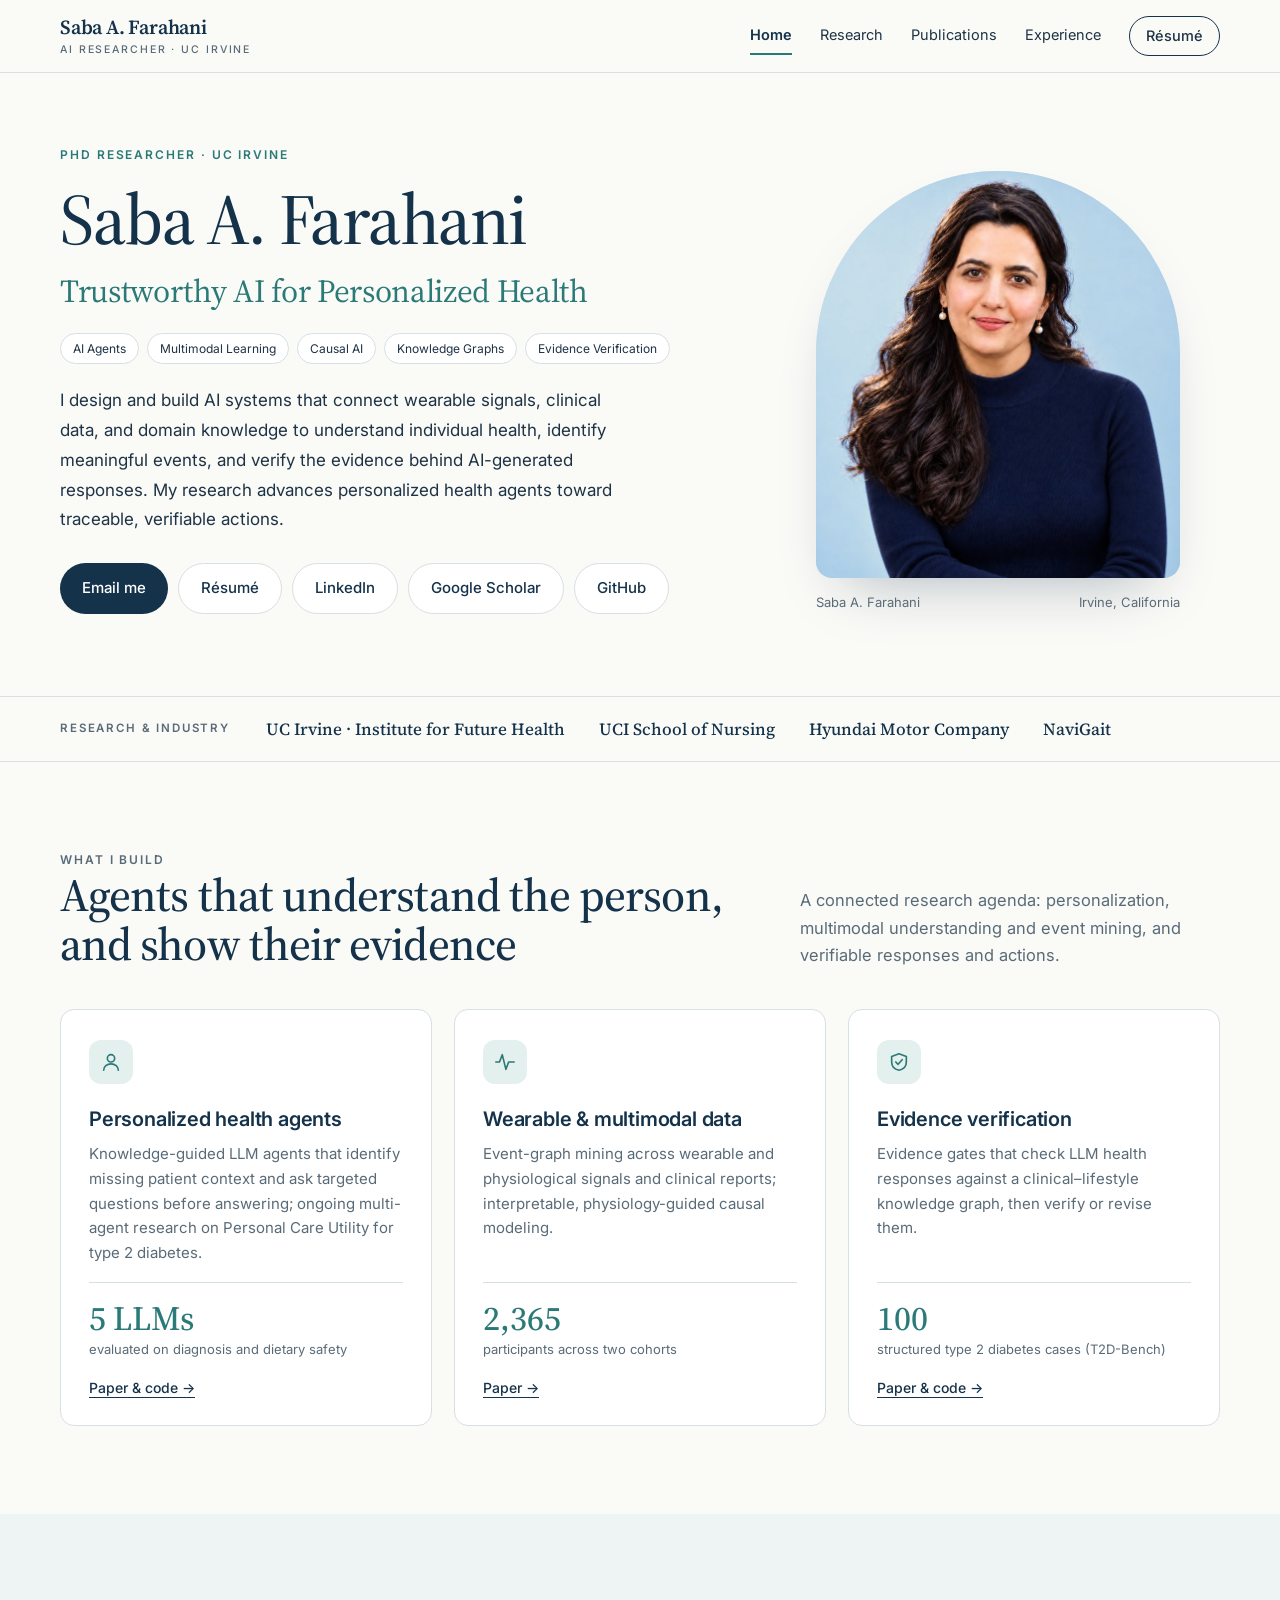
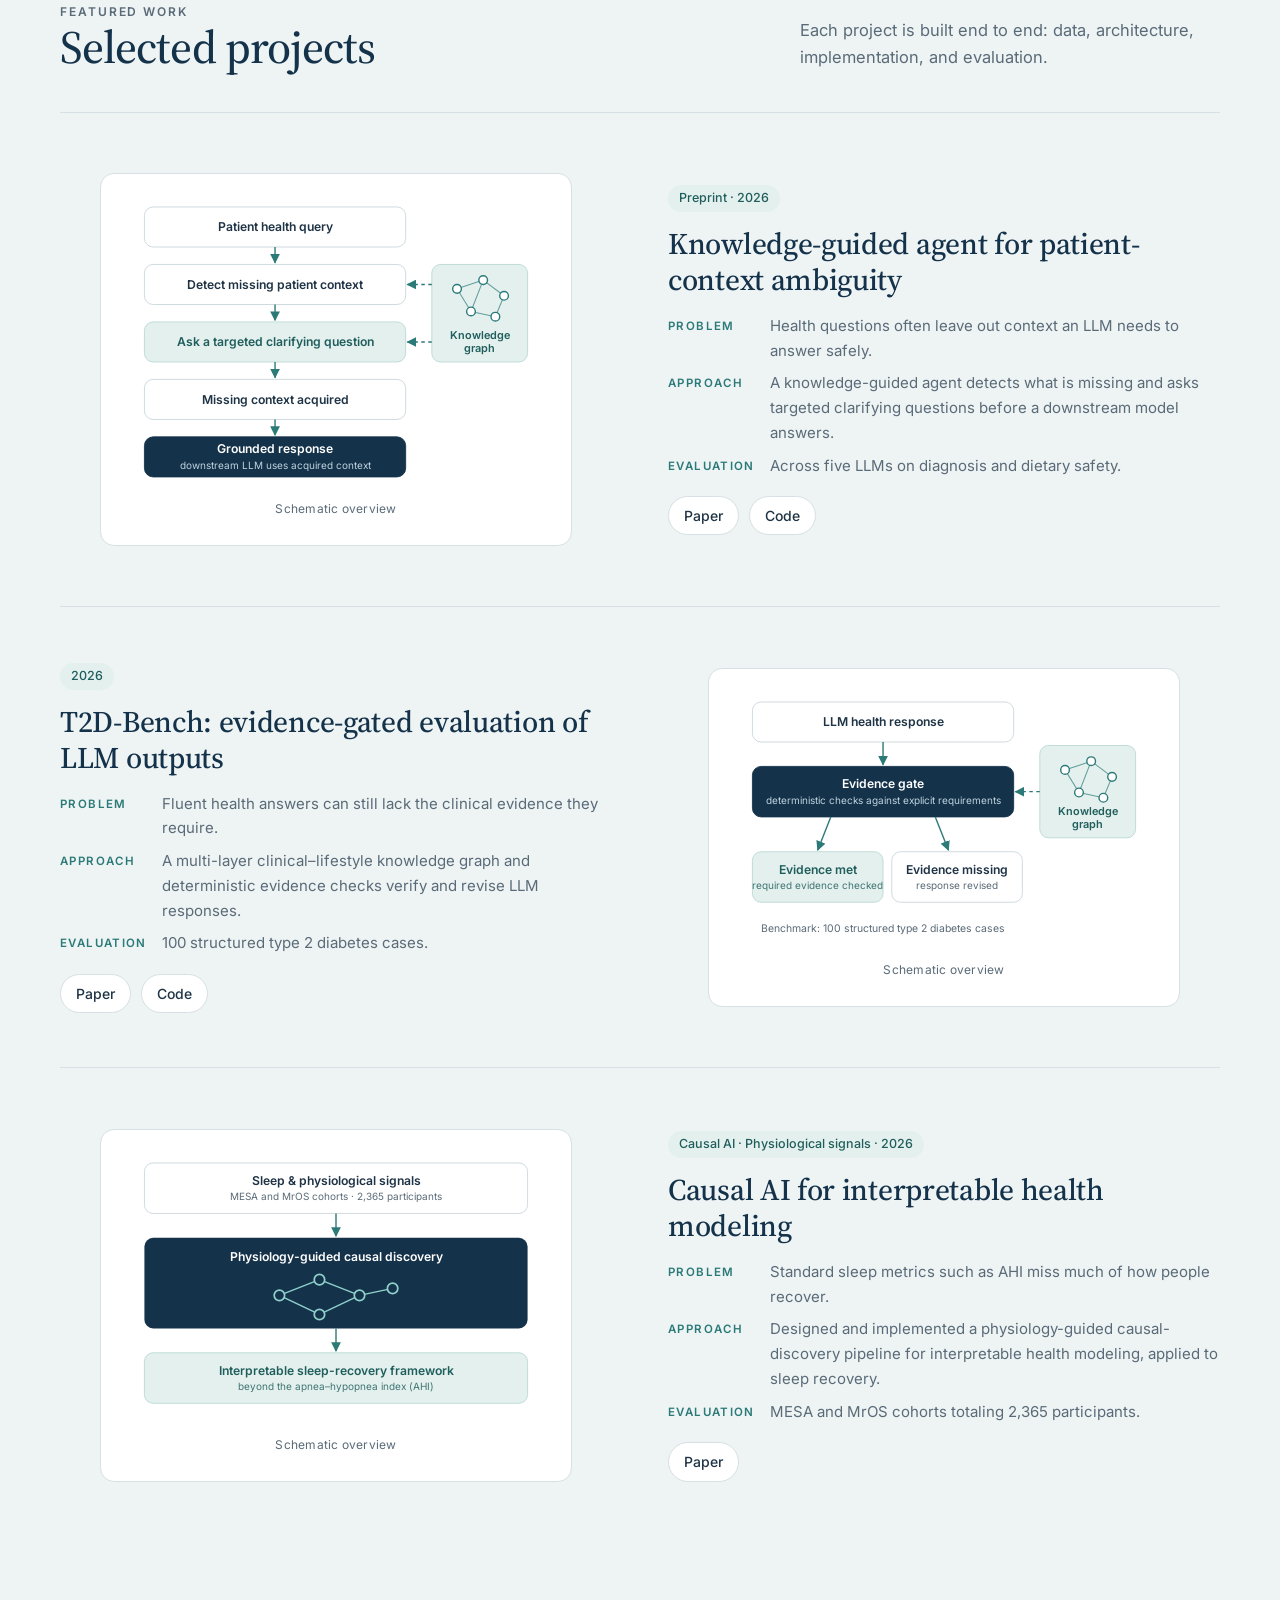
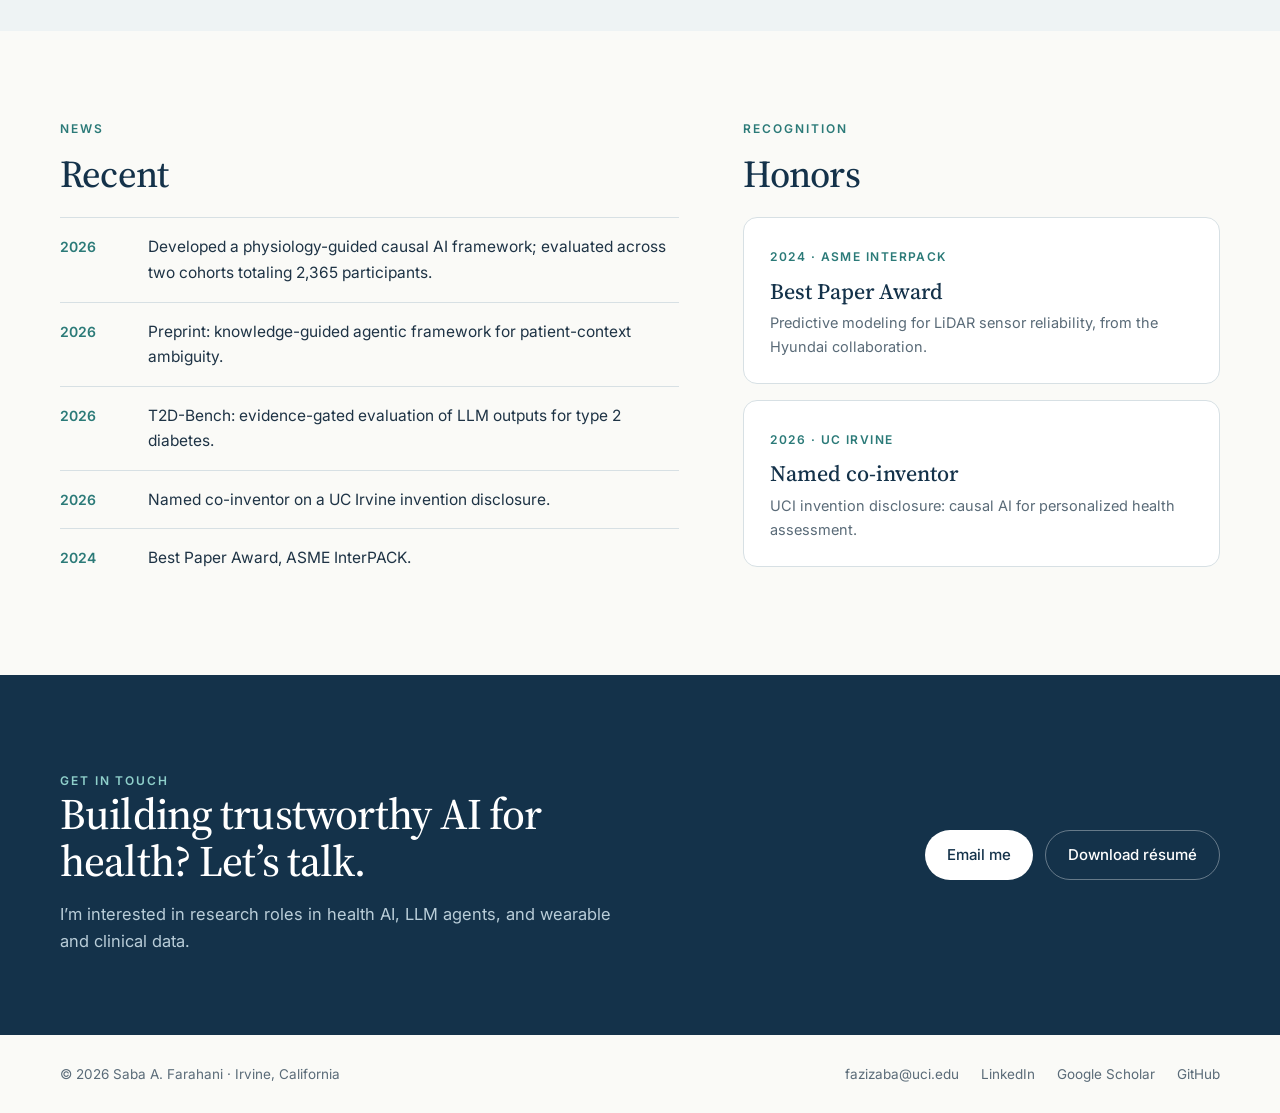
<file: index.html>
<!doctype html>
<html lang="en">
<head>
<meta charset="utf-8">
<meta name="viewport" content="width=device-width,initial-scale=1">
<title>Saba A. Farahani · Trustworthy AI for Personalized Health</title>
<meta name="description" content="Saba A. Farahani, PhD researcher at UC Irvine building trustworthy AI agents for real-world health data: LLM agents, knowledge graphs, wearable and clinical data, and causal AI.">
<meta name="theme-color" content="#14324A">
<meta property="og:type" content="website">
<meta property="og:title" content="Saba A. Farahani · Trustworthy AI for Personalized Health">
<meta property="og:description" content="Saba A. Farahani, PhD researcher at UC Irvine building trustworthy AI agents for real-world health data: LLM agents, knowledge graphs, wearable and clinical data, and causal AI.">
<meta property="og:image" content="saba.jpg">
<link rel="icon" href="favicon.svg" type="image/svg+xml">
<link rel="preconnect" href="https://fonts.googleapis.com"><link rel="preconnect" href="https://fonts.gstatic.com" crossorigin>
<link href="https://fonts.googleapis.com/css2?family=Inter:wght@400;500;600&amp;family=Source+Serif+4:ital,opsz,wght@0,8..60,400;0,8..60,500;0,8..60,600;1,8..60,400&amp;display=swap" rel="stylesheet">
<link rel="stylesheet" href="style.css?v=final1">
</head>
<body>
<a class="skip" href="#main">Skip to content</a>
<header class="site-header"><div class="wrap">
<a class="brand" href="index.html">Saba A. Farahani<span>AI Researcher · UC Irvine</span></a>
<nav class="nav" aria-label="Main"><a href="index.html" aria-current="page">Home</a><a href="research.html">Research</a><a href="publications.html">Publications</a><a href="experience.html">Experience</a><a class="btn-cv" href="Saba_Farahani_Resume.pdf">Résumé</a></nav>
</div></header>
<main id="main">

<section class="wrap hero">
 <div>
  <p class="eyebrow">PhD Researcher · UC Irvine</p>
  <h1>Saba A. Farahani</h1>
  <p class="tagline">Trustworthy AI for Personalized Health</p>
  <ul class="chips expertise"><li>AI Agents</li><li>Multimodal Learning</li><li>Causal AI</li><li>Knowledge Graphs</li><li>Evidence Verification</li></ul>
  <p class="lead">I design and build AI systems that connect wearable signals, clinical data, and domain knowledge to understand individual health, identify meaningful events, and verify the evidence behind AI-generated responses. My research advances personalized health agents toward traceable, verifiable actions.</p>
  <div class="actions"><a class="btn btn-primary" href="mailto:fazizaba@uci.edu">Email me</a><a class="btn btn-ghost" href="Saba_Farahani_Resume.pdf">Résumé</a><a class="btn btn-ghost" href="https://www.linkedin.com/in/saba-a-farahani-0351741bb/">LinkedIn</a><a class="btn btn-ghost" href="https://scholar.google.com/citations?user=qHdF2UMAAAAJ&amp;hl=en">Google Scholar</a><a class="btn btn-ghost" href="https://github.com/Saba-Farahani">GitHub</a></div>
  
 </div>
 <figure class="hero-photo"><div class="portrait"><img src="saba.jpg" alt="Portrait of Saba A. Farahani" width="820" height="820"></div>
 <figcaption><span>Saba A. Farahani</span><span>Irvine, California</span></figcaption></figure>
</section>

<section class="strip" aria-label="Collaborations"><div class="wrap">
 <p>Research &amp; industry</p>
 <ul><li>UC Irvine · Institute for Future Health</li><li>UCI School of Nursing</li><li>Hyundai Motor Company</li><li>NaviGait</li></ul>
</div></section>

<section class="section"><div class="wrap">
 <div class="section-head"><div><p class="eyebrow">What I build</p><h2>Agents that understand the person,<br>and show their evidence</h2></div>
 <p>A connected research agenda: personalization, multimodal understanding and event mining, and verifiable responses and actions.</p></div>
 <div class="cards">
  <article class="card"><div class="icon"><svg width="22" height="22" viewBox="0 0 24 24" fill="none" stroke="#2B7A78" stroke-width="1.8" stroke-linecap="round" stroke-linejoin="round"><circle cx="12" cy="8" r="4"/><path d="M4 21c0-4 3.6-7 8-7s8 3 8 7"/></svg></div><h3>Personalized health agents</h3>
   <p>Knowledge-guided LLM agents that identify missing patient context and ask targeted questions before answering; ongoing multi-agent research on Personal Care Utility for type 2 diabetes.</p>
   <div class="stat"><strong>5 LLMs</strong><span>evaluated on diagnosis and dietary safety</span></div>
   <a class="more" href="publications.html#ambiguity">Paper &amp; code →</a></article>
  <article class="card"><div class="icon"><svg width="22" height="22" viewBox="0 0 24 24" fill="none" stroke="#2B7A78" stroke-width="1.8" stroke-linecap="round" stroke-linejoin="round"><path d="M2 12h4l3-8 4 16 3-8h6"/></svg></div><h3>Wearable &amp; multimodal data</h3>
   <p>Event-graph mining across wearable and physiological signals and clinical reports; interpretable, physiology-guided causal modeling.</p>
   <div class="stat"><strong>2,365</strong><span>participants across two cohorts</span></div>
   <a class="more" href="publications.html#causal">Paper →</a></article>
  <article class="card"><div class="icon"><svg width="22" height="22" viewBox="0 0 24 24" fill="none" stroke="#2B7A78" stroke-width="1.8" stroke-linecap="round" stroke-linejoin="round"><path d="M12 3l8 3v6c0 5-3.5 8-8 9-4.5-1-8-4-8-9V6z"/><path d="M8.5 12l2.5 2.5 4.5-5"/></svg></div><h3>Evidence verification</h3>
   <p>Evidence gates that check LLM health responses against a clinical–lifestyle knowledge graph, then verify or revise them.</p>
   <div class="stat"><strong>100</strong><span>structured type 2 diabetes cases (T2D-Bench)</span></div>
   <a class="more" href="publications.html#t2d">Paper &amp; code →</a></article>
 </div>
</div></section>

<section class="section tint"><div class="wrap">
 <div class="section-head"><div><p class="eyebrow">Featured work</p><h2>Selected projects</h2></div>
 <p>Each project is built end to end: data, architecture, implementation, and evaluation.</p></div>
 <div class="projects">
  <article class="project">
   <figure class="figure"><svg viewBox="0 0 480 322" role="img" aria-label="Schematic: a knowledge-guided agent detects missing patient context and asks a targeted question before the LLM answers" font-family="Inter, Helvetica, Arial, sans-serif"><defs><marker id="ah-4" viewBox="0 0 10 10" refX="9" refY="5" markerWidth="7" markerHeight="7" orient="auto-start-reverse"><path d="M0,0 L10,5 L0,10 z" fill="#2B7A78"/></marker></defs><rect x="20" y="8" width="300" height="46" rx="10" fill="#FFFFFF" stroke="#C9D6DC"/><text x="170.0" y="36.0" text-anchor="middle" font-size="14" font-weight="600" fill="#1E3345">Patient health query</text><line x1="170" y1="54" x2="170" y2="72" stroke="#2B7A78" stroke-width="1.6" marker-end="url(#ah-4)"/><rect x="20" y="74" width="300" height="46" rx="10" fill="#FFFFFF" stroke="#C9D6DC"/><text x="170.0" y="102.0" text-anchor="middle" font-size="14" font-weight="600" fill="#1E3345">Detect missing patient context</text><line x1="170" y1="120" x2="170" y2="138" stroke="#2B7A78" stroke-width="1.6" marker-end="url(#ah-4)"/><rect x="20" y="140" width="300" height="46" rx="10" fill="#E4F0EE" stroke="#B9D8D3"/><text x="170.0" y="168.0" text-anchor="middle" font-size="14" font-weight="600" fill="#1F5E5C">Ask a targeted clarifying question</text><line x1="170" y1="186" x2="170" y2="204" stroke="#2B7A78" stroke-width="1.6" marker-end="url(#ah-4)"/><rect x="20" y="206" width="300" height="46" rx="10" fill="#FFFFFF" stroke="#C9D6DC"/><text x="170.0" y="234.0" text-anchor="middle" font-size="14" font-weight="600" fill="#1E3345">Missing context acquired</text><line x1="170" y1="252" x2="170" y2="270" stroke="#2B7A78" stroke-width="1.6" marker-end="url(#ah-4)"/><rect x="20" y="272" width="300" height="46" rx="10" fill="#14324A" stroke="#14324A"/><text x="170.0" y="291.0" text-anchor="middle" font-size="14" font-weight="600" fill="#FFFFFF">Grounded response</text><text x="170.0" y="309.0" text-anchor="middle" font-size="11.5" fill="#BFD3DE">downstream LLM uses acquired context</text><rect x="350" y="74" width="110" height="112" rx="10" fill="#E4F0EE" stroke="#B9D8D3"/><line x1="379.0" y1="102" x2="409.0" y2="92" stroke="#2B7A78" stroke-width="1.2" opacity=".7"/><line x1="409.0" y1="92" x2="433.0" y2="110" stroke="#2B7A78" stroke-width="1.2" opacity=".7"/><line x1="379.0" y1="102" x2="395.0" y2="128" stroke="#2B7A78" stroke-width="1.2" opacity=".7"/><line x1="395.0" y1="128" x2="423.0" y2="134" stroke="#2B7A78" stroke-width="1.2" opacity=".7"/><line x1="433.0" y1="110" x2="423.0" y2="134" stroke="#2B7A78" stroke-width="1.2" opacity=".7"/><line x1="409.0" y1="92" x2="395.0" y2="128" stroke="#2B7A78" stroke-width="1.2" opacity=".7"/><circle cx="379.0" cy="102" r="5" fill="#FFFFFF" stroke="#2B7A78" stroke-width="1.6"/><circle cx="409.0" cy="92" r="5" fill="#FFFFFF" stroke="#2B7A78" stroke-width="1.6"/><circle cx="433.0" cy="110" r="5" fill="#FFFFFF" stroke="#2B7A78" stroke-width="1.6"/><circle cx="395.0" cy="128" r="5" fill="#FFFFFF" stroke="#2B7A78" stroke-width="1.6"/><circle cx="423.0" cy="134" r="5" fill="#FFFFFF" stroke="#2B7A78" stroke-width="1.6"/><text x="405.0" y="160" text-anchor="middle" font-size="12.5" font-weight="600" fill="#1F5E5C">Knowledge</text><text x="405.0" y="175" text-anchor="middle" font-size="12.5" font-weight="600" fill="#1F5E5C">graph</text><line x1="350" y1="97" x2="322" y2="97" stroke="#2B7A78" stroke-width="1.6" stroke-dasharray="4 4" marker-end="url(#ah-4)"/><line x1="350" y1="163" x2="322" y2="163" stroke="#2B7A78" stroke-width="1.6" stroke-dasharray="4 4" marker-end="url(#ah-4)"/></svg><figcaption>Schematic overview</figcaption></figure>
   <div><span class="venue">Preprint · 2026</span><h3>Knowledge-guided agent for patient-context ambiguity</h3>
    <dl><dt>Problem</dt><dd>Health questions often leave out context an LLM needs to answer safely.</dd>
    <dt>Approach</dt><dd>A knowledge-guided agent detects what is missing and asks targeted clarifying questions before a downstream model answers.</dd>
    <dt>Evaluation</dt><dd>Across five LLMs on diagnosis and dietary safety.</dd></dl>
    <div class="links"><a href="https://arxiv.org/abs/2608.19875">Paper</a><a href="https://github.com/Saba-Farahani/ambiguity-agent">Code</a></div></div>
  </article>
  <article class="project">
   <figure class="figure"><svg viewBox="0 0 480 284" role="img" aria-label="Schematic: an evidence gate checks LLM responses against a clinical knowledge graph and verifies or revises them" font-family="Inter, Helvetica, Arial, sans-serif"><defs><marker id="ah-5" viewBox="0 0 10 10" refX="9" refY="5" markerWidth="7" markerHeight="7" orient="auto-start-reverse"><path d="M0,0 L10,5 L0,10 z" fill="#2B7A78"/></marker></defs><rect x="20" y="8" width="300" height="46" rx="10" fill="#FFFFFF" stroke="#C9D6DC"/><text x="170.0" y="36.0" text-anchor="middle" font-size="14" font-weight="600" fill="#1E3345">LLM health response</text><line x1="170" y1="54" x2="170" y2="80" stroke="#2B7A78" stroke-width="1.6" marker-end="url(#ah-5)"/><rect x="20" y="82" width="300" height="58" rx="10" fill="#14324A" stroke="#14324A"/><text x="170.0" y="107.0" text-anchor="middle" font-size="14" font-weight="600" fill="#FFFFFF">Evidence gate</text><text x="170.0" y="125.0" text-anchor="middle" font-size="11.5" fill="#BFD3DE">deterministic checks against explicit requirements</text><rect x="350" y="58" width="110" height="106" rx="10" fill="#E4F0EE" stroke="#B9D8D3"/><line x1="379.0" y1="86" x2="409.0" y2="76" stroke="#2B7A78" stroke-width="1.2" opacity=".7"/><line x1="409.0" y1="76" x2="433.0" y2="94" stroke="#2B7A78" stroke-width="1.2" opacity=".7"/><line x1="379.0" y1="86" x2="395.0" y2="112" stroke="#2B7A78" stroke-width="1.2" opacity=".7"/><line x1="395.0" y1="112" x2="423.0" y2="118" stroke="#2B7A78" stroke-width="1.2" opacity=".7"/><line x1="433.0" y1="94" x2="423.0" y2="118" stroke="#2B7A78" stroke-width="1.2" opacity=".7"/><line x1="409.0" y1="76" x2="395.0" y2="112" stroke="#2B7A78" stroke-width="1.2" opacity=".7"/><circle cx="379.0" cy="86" r="5" fill="#FFFFFF" stroke="#2B7A78" stroke-width="1.6"/><circle cx="409.0" cy="76" r="5" fill="#FFFFFF" stroke="#2B7A78" stroke-width="1.6"/><circle cx="433.0" cy="94" r="5" fill="#FFFFFF" stroke="#2B7A78" stroke-width="1.6"/><circle cx="395.0" cy="112" r="5" fill="#FFFFFF" stroke="#2B7A78" stroke-width="1.6"/><circle cx="423.0" cy="118" r="5" fill="#FFFFFF" stroke="#2B7A78" stroke-width="1.6"/><text x="405.0" y="138" text-anchor="middle" font-size="12.5" font-weight="600" fill="#1F5E5C">Knowledge</text><text x="405.0" y="153" text-anchor="middle" font-size="12.5" font-weight="600" fill="#1F5E5C">graph</text><line x1="350" y1="111" x2="322" y2="111" stroke="#2B7A78" stroke-width="1.6" stroke-dasharray="4 4" marker-end="url(#ah-5)"/><line x1="110" y1="140" x2="95" y2="178" stroke="#2B7A78" stroke-width="1.6" marker-end="url(#ah-5)"/><line x1="230" y1="140" x2="245" y2="178" stroke="#2B7A78" stroke-width="1.6" marker-end="url(#ah-5)"/><rect x="20" y="180" width="150" height="58" rx="10" fill="#E4F0EE" stroke="#B9D8D3"/><text x="95.0" y="205.0" text-anchor="middle" font-size="14" font-weight="600" fill="#1F5E5C">Evidence met</text><text x="95.0" y="223.0" text-anchor="middle" font-size="11.5" fill="#3F7573">required evidence checked</text><rect x="180" y="180" width="150" height="58" rx="10" fill="#FFFFFF" stroke="#C9D6DC"/><text x="255.0" y="205.0" text-anchor="middle" font-size="14" font-weight="600" fill="#1E3345">Evidence missing</text><text x="255.0" y="223.0" text-anchor="middle" font-size="11.5" fill="#5A6B78">response revised</text><text x="170" y="272" text-anchor="middle" font-size="12" fill="#5A6B78">Benchmark: 100 structured type 2 diabetes cases</text></svg><figcaption>Schematic overview</figcaption></figure>
   <div><span class="venue">2026</span><h3>T2D-Bench: evidence-gated evaluation of LLM outputs</h3>
    <dl><dt>Problem</dt><dd>Fluent health answers can still lack the clinical evidence they require.</dd>
    <dt>Approach</dt><dd>A multi-layer clinical–lifestyle knowledge graph and deterministic evidence checks verify and revise LLM responses.</dd>
    <dt>Evaluation</dt><dd>100 structured type 2 diabetes cases.</dd></dl>
    <div class="links"><a href="https://arxiv.org/abs/2606.24145">Paper</a><a href="https://github.com/Saba-Farahani/t2d-bench-">Code</a></div></div>
  </article>
  <article class="project">
   <figure class="figure"><svg viewBox="0 0 480 300" role="img" aria-label="Schematic: physiological signals from two cohorts feed causal discovery, producing an interpretable sleep recovery framework" font-family="Inter, Helvetica, Arial, sans-serif"><defs><marker id="ah-6" viewBox="0 0 10 10" refX="9" refY="5" markerWidth="7" markerHeight="7" orient="auto-start-reverse"><path d="M0,0 L10,5 L0,10 z" fill="#2B7A78"/></marker></defs><rect x="20" y="8" width="440" height="58" rx="10" fill="#FFFFFF" stroke="#C9D6DC"/><text x="240.0" y="33.0" text-anchor="middle" font-size="14" font-weight="600" fill="#1E3345">Sleep &amp; physiological signals</text><text x="240.0" y="51.0" text-anchor="middle" font-size="11.5" fill="#5A6B78">MESA and MrOS cohorts · 2,365 participants</text><line x1="240" y1="66" x2="240" y2="92" stroke="#2B7A78" stroke-width="1.6" marker-end="url(#ah-6)"/><rect x="20" y="94" width="440" height="104" rx="10" fill="#14324A"/><text x="240" y="120" text-anchor="middle" font-size="14" font-weight="600" fill="#FFFFFF">Physiology-guided causal discovery</text><line x1="175" y1="160" x2="221" y2="142" stroke="#8FD0CB" stroke-width="1.6"/><line x1="221" y1="142" x2="267" y2="160" stroke="#8FD0CB" stroke-width="1.6"/><line x1="175" y1="160" x2="221" y2="182" stroke="#8FD0CB" stroke-width="1.6"/><line x1="221" y1="182" x2="267" y2="160" stroke="#8FD0CB" stroke-width="1.6"/><line x1="267" y1="160" x2="305" y2="152" stroke="#8FD0CB" stroke-width="1.6"/><circle cx="175" cy="160" r="6" fill="#14324A" stroke="#8FD0CB" stroke-width="2"/><circle cx="221" cy="142" r="6" fill="#14324A" stroke="#8FD0CB" stroke-width="2"/><circle cx="267" cy="160" r="6" fill="#14324A" stroke="#8FD0CB" stroke-width="2"/><circle cx="221" cy="182" r="6" fill="#14324A" stroke="#8FD0CB" stroke-width="2"/><circle cx="305" cy="152" r="6" fill="#14324A" stroke="#8FD0CB" stroke-width="2"/><line x1="240" y1="198" x2="240" y2="224" stroke="#2B7A78" stroke-width="1.6" marker-end="url(#ah-6)"/><rect x="20" y="226" width="440" height="58" rx="10" fill="#E4F0EE" stroke="#B9D8D3"/><text x="240.0" y="251.0" text-anchor="middle" font-size="14" font-weight="600" fill="#1F5E5C">Interpretable sleep-recovery framework</text><text x="240.0" y="269.0" text-anchor="middle" font-size="11.5" fill="#3F7573">beyond the apnea–hypopnea index (AHI)</text></svg><figcaption>Schematic overview</figcaption></figure>
   <div><span class="venue">Causal AI · Physiological signals · 2026</span><h3>Causal AI for interpretable health modeling</h3>
    <dl><dt>Problem</dt><dd>Standard sleep metrics such as AHI miss much of how people recover.</dd>
    <dt>Approach</dt><dd>Designed and implemented a physiology-guided causal-discovery pipeline for interpretable health modeling, applied to sleep recovery.</dd>
    <dt>Evaluation</dt><dd>MESA and MrOS cohorts totaling 2,365 participants.</dd></dl>
    <div class="links"><a href="https://arxiv.org/abs/2606.18506">Paper</a></div></div>
  </article>
 </div>
</div></section>

<section class="section"><div class="wrap two">
 <div><p class="eyebrow">News</p><h2 style="font-size:clamp(28px,3vw,38px);margin-bottom:22px">Recent</h2>
  <ul class="news">
   <li><time>2026</time><span>Developed a physiology-guided causal AI framework; evaluated across two cohorts totaling 2,365 participants.</span></li>
   <li><time>2026</time><span>Preprint: knowledge-guided agentic framework for patient-context ambiguity.</span></li>
   <li><time>2026</time><span>T2D-Bench: evidence-gated evaluation of LLM outputs for type 2 diabetes.</span></li>
   <li><time>2026</time><span>Named co-inventor on a UC Irvine invention disclosure.</span></li>
   <li><time>2024</time><span>Best Paper Award, ASME InterPACK.</span></li>
  </ul></div>
 <div><p class="eyebrow">Recognition</p><h2 style="font-size:clamp(28px,3vw,38px);margin-bottom:22px">Honors</h2>
  <div class="honor"><small>2024 · ASME InterPACK</small><h3>Best Paper Award</h3><p>Predictive modeling for LiDAR sensor reliability, from the Hyundai collaboration.</p></div>
  <div class="honor"><small>2026 · UC Irvine</small><h3>Named co-inventor</h3><p>UCI invention disclosure: causal AI for personalized health assessment.</p></div>
 </div>
</div></section>
<section class="contact"><div class="wrap">
<div><p class="eyebrow">Get in touch</p>
<h2>Building trustworthy AI for health? Let’s talk.</h2>
<p>I’m interested in research roles in health AI, LLM agents, and wearable and clinical data.</p></div>
<div class="actions"><a class="btn btn-primary" href="mailto:fazizaba@uci.edu">Email me</a><a class="btn btn-ghost" href="Saba_Farahani_Resume.pdf">Download résumé</a></div>
</div></section>

</main>
<footer class="site-footer"><div class="wrap">
<span>© 2026 Saba A. Farahani · Irvine, California</span>
<nav aria-label="Profiles"><a href="mailto:fazizaba@uci.edu">fazizaba@uci.edu</a><a href="https://www.linkedin.com/in/saba-a-farahani-0351741bb/">LinkedIn</a><a href="https://scholar.google.com/citations?user=qHdF2UMAAAAJ&amp;hl=en">Google Scholar</a><a href="https://github.com/Saba-Farahani">GitHub</a></nav>
</div></footer>
</body>
</html>
</file>
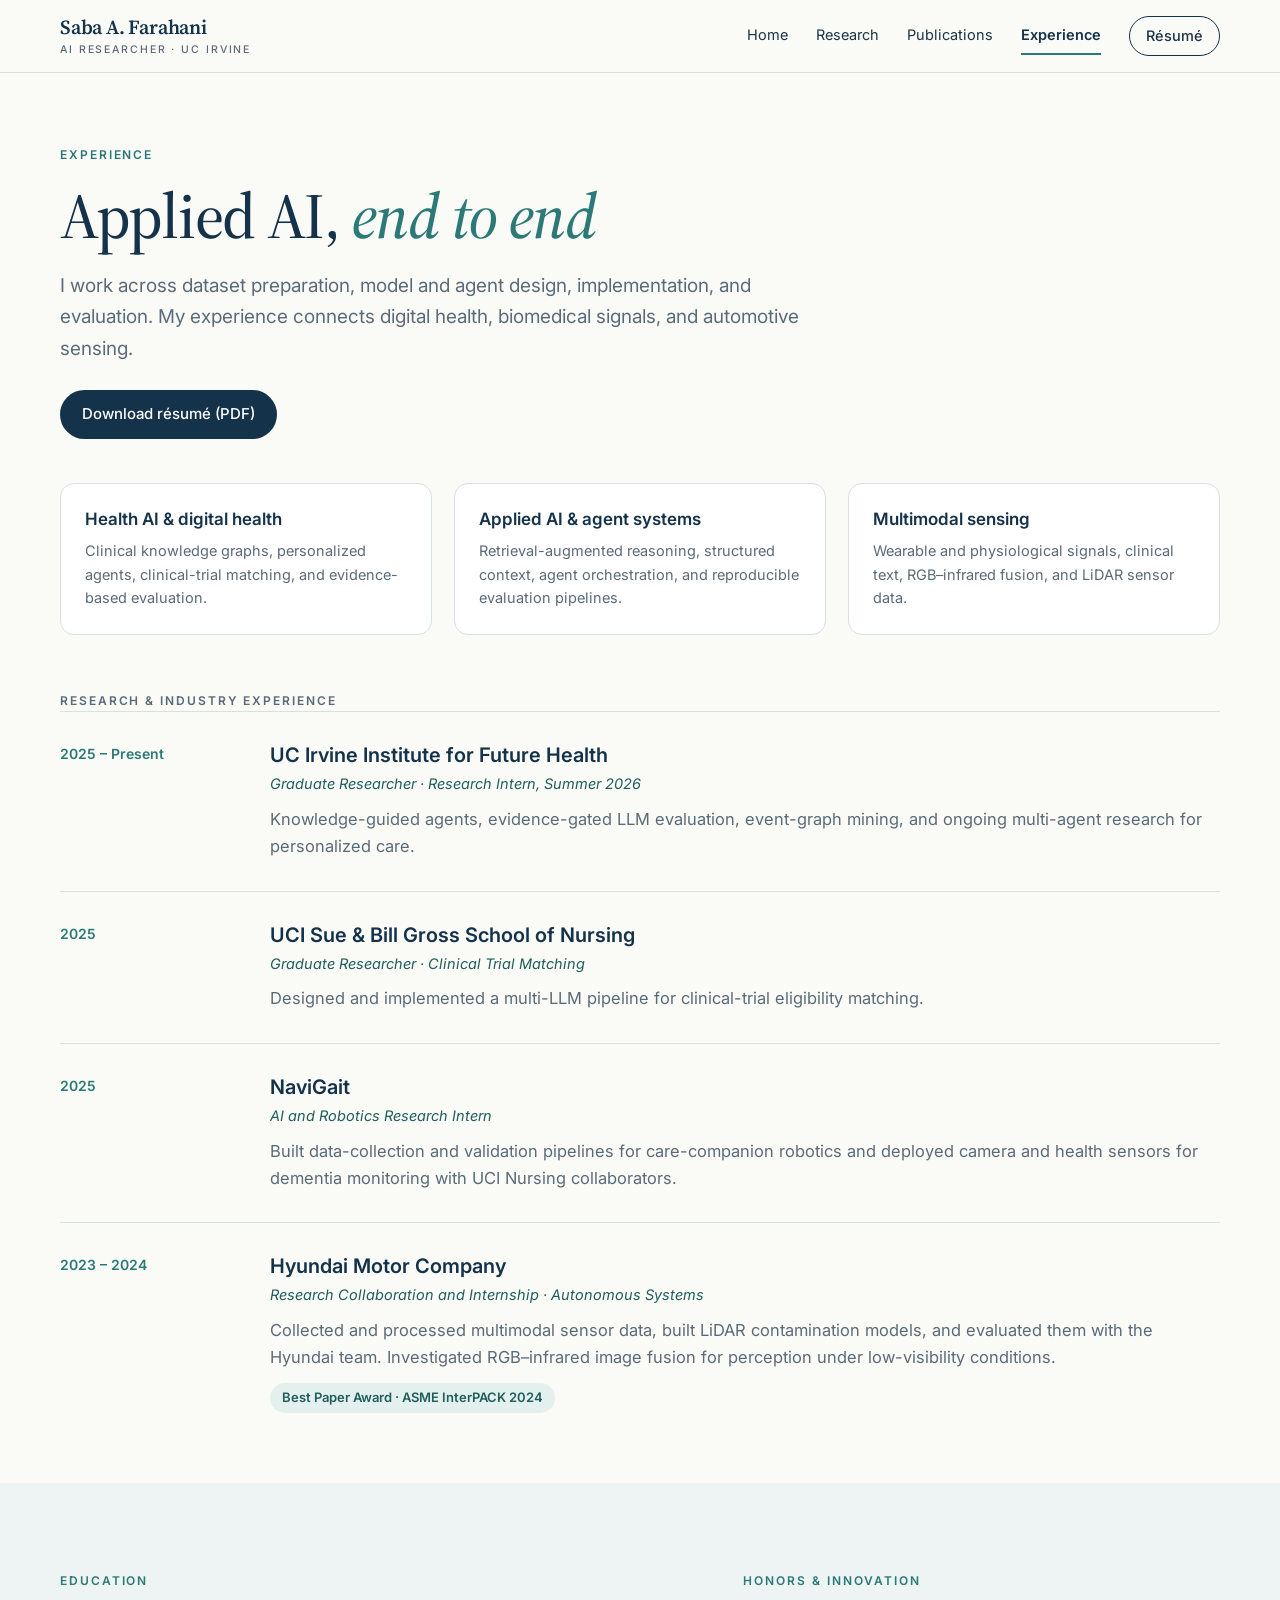
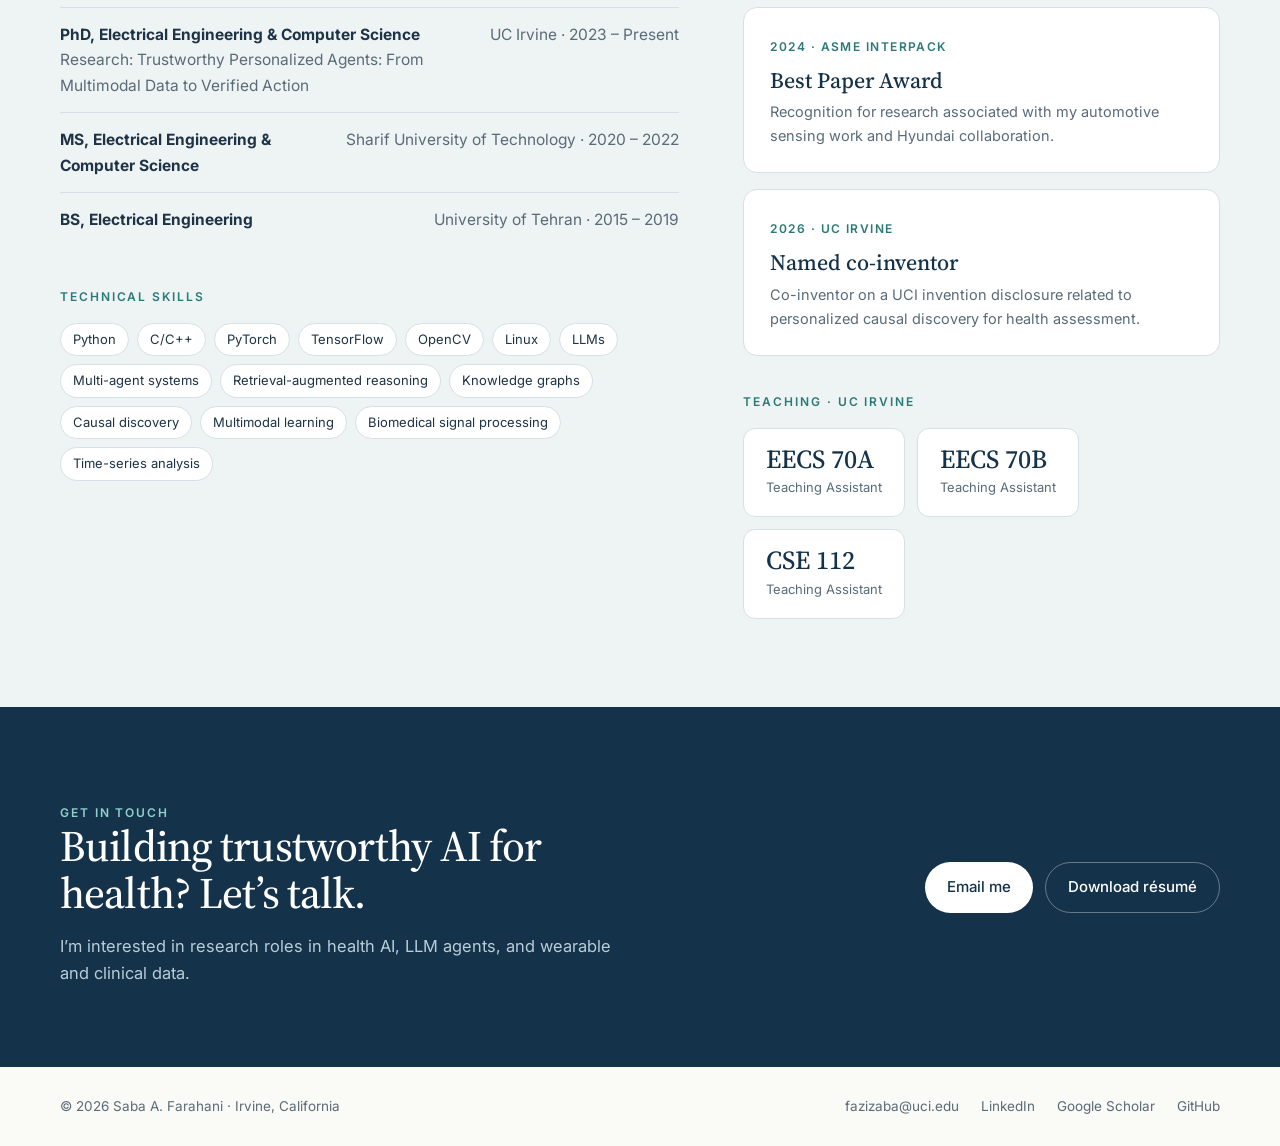
<file: experience.html>
<!doctype html>
<html lang="en">
<head>
<meta charset="utf-8">
<meta name="viewport" content="width=device-width,initial-scale=1">
<title>Experience · Saba A. Farahani</title>
<meta name="description" content="Saba A. Farahani, PhD researcher at UC Irvine building trustworthy AI agents for real-world health data: LLM agents, knowledge graphs, wearable and clinical data, and causal AI.">
<meta name="theme-color" content="#14324A">
<meta property="og:type" content="website">
<meta property="og:title" content="Experience · Saba A. Farahani">
<meta property="og:description" content="Saba A. Farahani, PhD researcher at UC Irvine building trustworthy AI agents for real-world health data: LLM agents, knowledge graphs, wearable and clinical data, and causal AI.">
<meta property="og:image" content="saba.jpg">
<link rel="icon" href="favicon.svg" type="image/svg+xml">
<link rel="preconnect" href="https://fonts.googleapis.com"><link rel="preconnect" href="https://fonts.gstatic.com" crossorigin>
<link href="https://fonts.googleapis.com/css2?family=Inter:wght@400;500;600&amp;family=Source+Serif+4:ital,opsz,wght@0,8..60,400;0,8..60,500;0,8..60,600;1,8..60,400&amp;display=swap" rel="stylesheet">
<link rel="stylesheet" href="style.css?v=final1">
</head>
<body>
<a class="skip" href="#main">Skip to content</a>
<header class="site-header"><div class="wrap">
<a class="brand" href="index.html">Saba A. Farahani<span>AI Researcher · UC Irvine</span></a>
<nav class="nav" aria-label="Main"><a href="index.html">Home</a><a href="research.html">Research</a><a href="publications.html">Publications</a><a href="experience.html" aria-current="page">Experience</a><a class="btn-cv" href="Saba_Farahani_Resume.pdf">Résumé</a></nav>
</div></header>
<main id="main">

<section class="wrap page-intro"><p class="eyebrow">Experience</p><h1>Applied AI, <em>end to end</em></h1>
<p class="lead">I work across dataset preparation, model and agent design, implementation, and evaluation. My experience connects digital health, biomedical signals, and automotive sensing.</p>
<div class="actions" style="display:flex;gap:12px;flex-wrap:wrap;margin-top:26px"><a class="btn btn-primary" href="Saba_Farahani_Resume.pdf">Download résumé (PDF)</a></div></section>
<section class="wrap" style="padding-bottom:56px">
<div class="grid3">
<div class="mini"><h3>Health AI &amp; digital health</h3><p>Clinical knowledge graphs, personalized agents, clinical-trial matching, and evidence-based evaluation.</p></div>
<div class="mini"><h3>Applied AI &amp; agent systems</h3><p>Retrieval-augmented reasoning, structured context, agent orchestration, and reproducible evaluation pipelines.</p></div>
<div class="mini"><h3>Multimodal sensing</h3><p>Wearable and physiological signals, clinical text, RGB–infrared fusion, and LiDAR sensor data.</p></div>
</div></section>
<section class="wrap timeline" style="padding-bottom:40px"><p class="eyebrow">Research &amp; industry experience</p>
<article><time>2025 – Present</time><div><h3>UC Irvine Institute for Future Health</h3><p class="role">Graduate Researcher · Research Intern, Summer 2026</p><p>Knowledge-guided agents, evidence-gated LLM evaluation, event-graph mining, and ongoing multi-agent research for personalized care.</p></div></article>
<article><time>2025</time><div><h3>UCI Sue &amp; Bill Gross School of Nursing</h3><p class="role">Graduate Researcher · Clinical Trial Matching</p><p>Designed and implemented a multi-LLM pipeline for clinical-trial eligibility matching.</p></div></article>
<article><time>2025</time><div><h3>NaviGait</h3><p class="role">AI and Robotics Research Intern</p><p>Built data-collection and validation pipelines for care-companion robotics and deployed camera and health sensors for dementia monitoring with UCI Nursing collaborators.</p></div></article>
<article><time>2023 – 2024</time><div><h3>Hyundai Motor Company</h3><p class="role">Research Collaboration and Internship · Autonomous Systems</p><p>Collected and processed multimodal sensor data, built LiDAR contamination models, and evaluated them with the Hyundai team. Investigated RGB–infrared image fusion for perception under low-visibility conditions.</p><span class="award">Best Paper Award · ASME InterPACK 2024</span></div></article>
</section>
<section class="section tint"><div class="wrap two">
<div><p class="eyebrow">Education</p>
<ul class="edu">
<li><div><strong>PhD, Electrical Engineering &amp; Computer Science</strong><br><span class="muted" style="white-space:normal">Research: Trustworthy Personalized Agents: From Multimodal Data to Verified Action</span></div><span>UC Irvine · 2023 – Present</span></li>
<li><strong>MS, Electrical Engineering &amp; Computer Science</strong><span>Sharif University of Technology · 2020 – 2022</span></li>
<li><strong>BS, Electrical Engineering</strong><span>University of Tehran · 2015 – 2019</span></li>
</ul>
<p class="eyebrow" style="margin-top:40px">Technical skills</p>
<ul class="chips"><li>Python</li><li>C/C++</li><li>PyTorch</li><li>TensorFlow</li><li>OpenCV</li><li>Linux</li><li>LLMs</li><li>Multi-agent systems</li><li>Retrieval-augmented reasoning</li><li>Knowledge graphs</li><li>Causal discovery</li><li>Multimodal learning</li><li>Biomedical signal processing</li><li>Time-series analysis</li></ul>
</div>
<div><p id="honors" class="eyebrow">Honors &amp; innovation</p>
<div class="honor"><small>2024 · ASME InterPACK</small><h3>Best Paper Award</h3><p>Recognition for research associated with my automotive sensing work and Hyundai collaboration.</p></div>
<div class="honor"><small>2026 · UC Irvine</small><h3>Named co-inventor</h3><p>Co-inventor on a UCI invention disclosure related to personalized causal discovery for health assessment.</p></div>
<p id="teaching" class="eyebrow" style="margin-top:36px">Teaching · UC Irvine</p>
<div class="courses"><div><strong>EECS 70A</strong><span>Teaching Assistant</span></div><div><strong>EECS 70B</strong><span>Teaching Assistant</span></div><div><strong>CSE 112</strong><span>Teaching Assistant</span></div></div>
</div>
</div></section>
<section class="contact"><div class="wrap">
<div><p class="eyebrow">Get in touch</p>
<h2>Building trustworthy AI for health? Let’s talk.</h2>
<p>I’m interested in research roles in health AI, LLM agents, and wearable and clinical data.</p></div>
<div class="actions"><a class="btn btn-primary" href="mailto:fazizaba@uci.edu">Email me</a><a class="btn btn-ghost" href="Saba_Farahani_Resume.pdf">Download résumé</a></div>
</div></section>

</main>
<footer class="site-footer"><div class="wrap">
<span>© 2026 Saba A. Farahani · Irvine, California</span>
<nav aria-label="Profiles"><a href="mailto:fazizaba@uci.edu">fazizaba@uci.edu</a><a href="https://www.linkedin.com/in/saba-a-farahani-0351741bb/">LinkedIn</a><a href="https://scholar.google.com/citations?user=qHdF2UMAAAAJ&amp;hl=en">Google Scholar</a><a href="https://github.com/Saba-Farahani">GitHub</a></nav>
</div></footer>
</body>
</html>
</file>
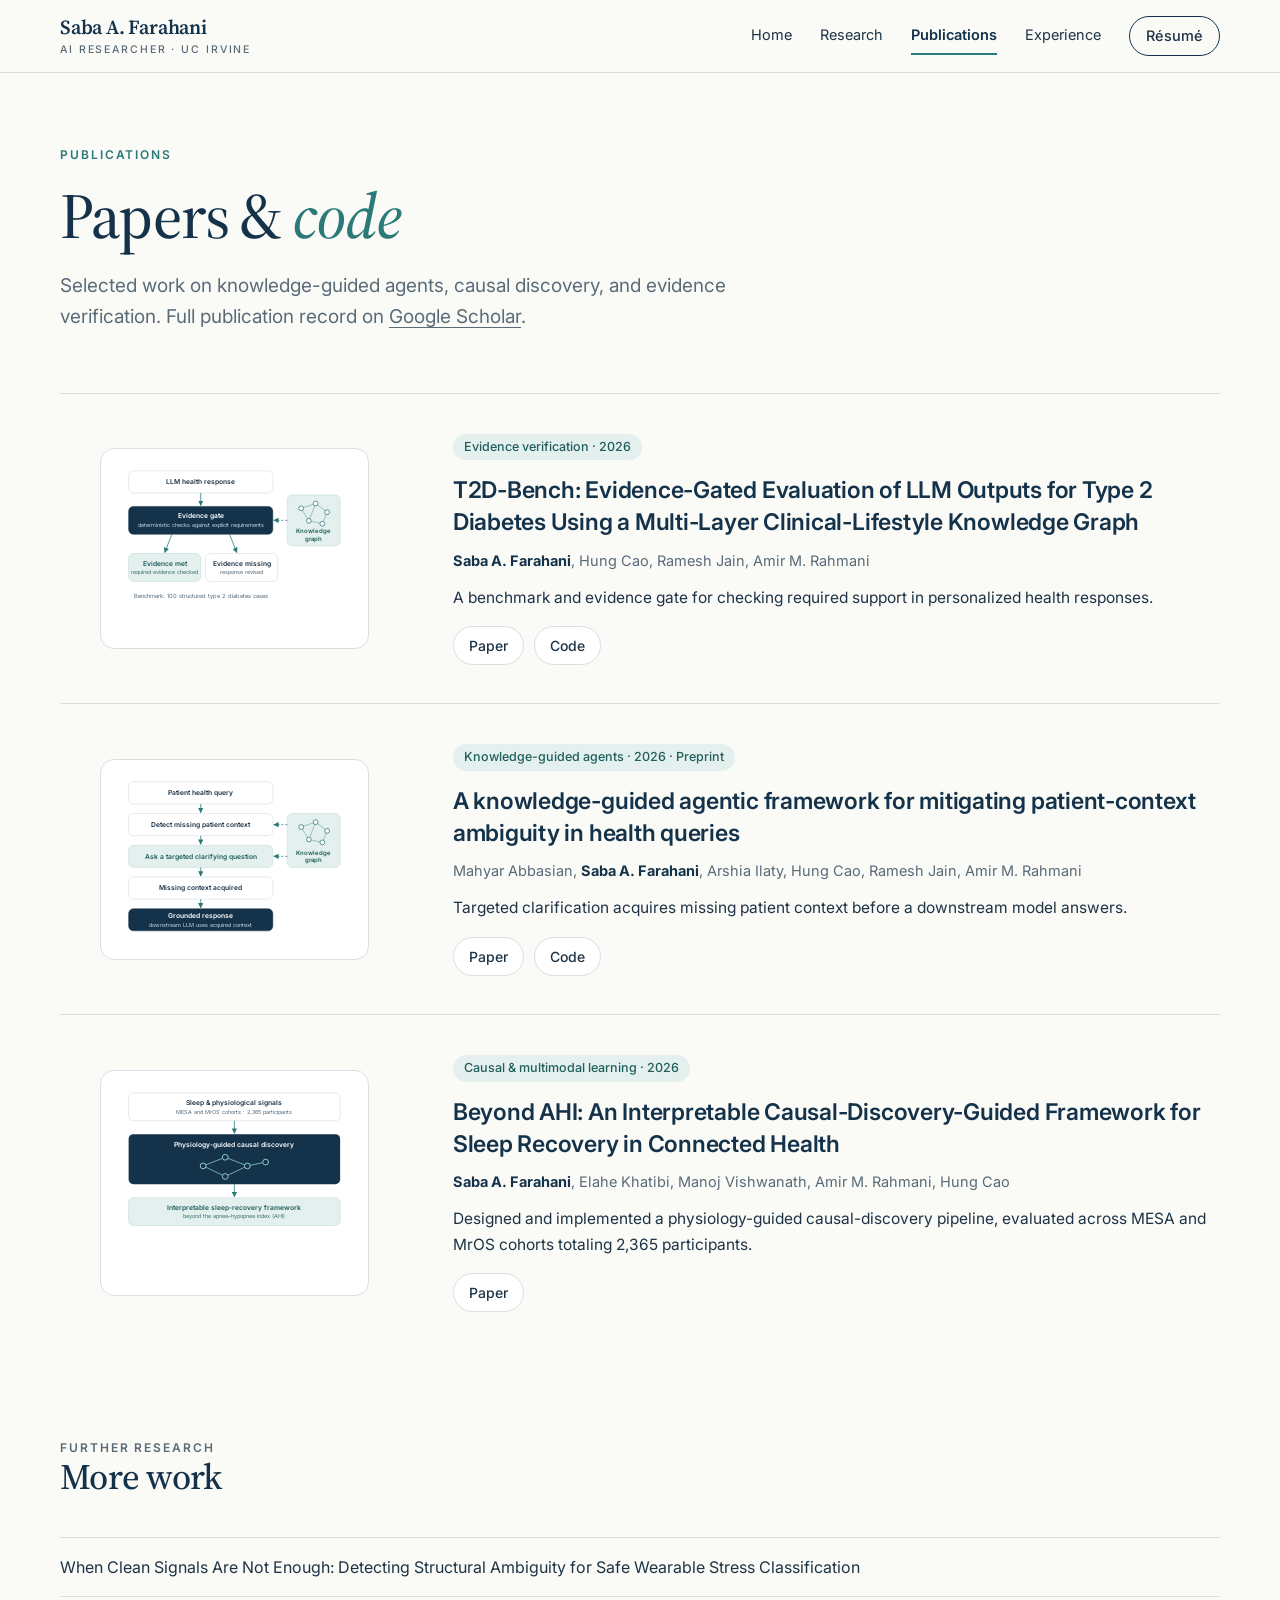
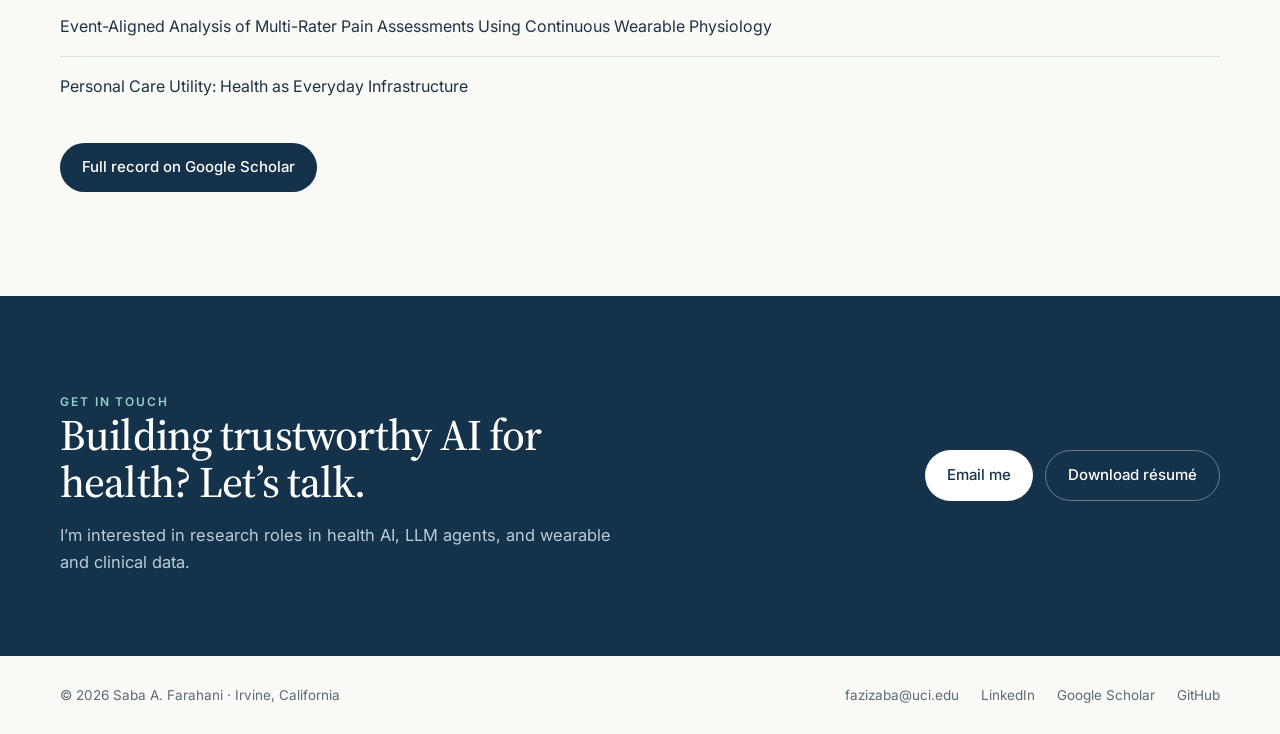
<file: publications.html>
<!doctype html>
<html lang="en">
<head>
<meta charset="utf-8">
<meta name="viewport" content="width=device-width,initial-scale=1">
<title>Publications · Saba A. Farahani</title>
<meta name="description" content="Saba A. Farahani, PhD researcher at UC Irvine building trustworthy AI agents for real-world health data: LLM agents, knowledge graphs, wearable and clinical data, and causal AI.">
<meta name="theme-color" content="#14324A">
<meta property="og:type" content="website">
<meta property="og:title" content="Publications · Saba A. Farahani">
<meta property="og:description" content="Saba A. Farahani, PhD researcher at UC Irvine building trustworthy AI agents for real-world health data: LLM agents, knowledge graphs, wearable and clinical data, and causal AI.">
<meta property="og:image" content="saba.jpg">
<link rel="icon" href="favicon.svg" type="image/svg+xml">
<link rel="preconnect" href="https://fonts.googleapis.com"><link rel="preconnect" href="https://fonts.gstatic.com" crossorigin>
<link href="https://fonts.googleapis.com/css2?family=Inter:wght@400;500;600&amp;family=Source+Serif+4:ital,opsz,wght@0,8..60,400;0,8..60,500;0,8..60,600;1,8..60,400&amp;display=swap" rel="stylesheet">
<link rel="stylesheet" href="style.css?v=final1">
</head>
<body>
<a class="skip" href="#main">Skip to content</a>
<header class="site-header"><div class="wrap">
<a class="brand" href="index.html">Saba A. Farahani<span>AI Researcher · UC Irvine</span></a>
<nav class="nav" aria-label="Main"><a href="index.html">Home</a><a href="research.html">Research</a><a href="publications.html" aria-current="page">Publications</a><a href="experience.html">Experience</a><a class="btn-cv" href="Saba_Farahani_Resume.pdf">Résumé</a></nav>
</div></header>
<main id="main">

<section class="wrap page-intro"><p class="eyebrow">Publications</p><h1>Papers &amp; <em>code</em></h1>
<p class="lead">Selected work on knowledge-guided agents, causal discovery, and evidence verification. Full publication record on <a href="https://scholar.google.com/citations?user=qHdF2UMAAAAJ&amp;hl=en">Google Scholar</a>.</p></section>
<section class="wrap">
<article class="pub" id="t2d"><figure class="figure"><svg viewBox="0 0 480 284" role="img" aria-label="Schematic: an evidence gate checks LLM responses against a clinical knowledge graph and verifies or revises them" font-family="Inter, Helvetica, Arial, sans-serif"><defs><marker id="ah-1" viewBox="0 0 10 10" refX="9" refY="5" markerWidth="7" markerHeight="7" orient="auto-start-reverse"><path d="M0,0 L10,5 L0,10 z" fill="#2B7A78"/></marker></defs><rect x="20" y="8" width="300" height="46" rx="10" fill="#FFFFFF" stroke="#C9D6DC"/><text x="170.0" y="36.0" text-anchor="middle" font-size="14" font-weight="600" fill="#1E3345">LLM health response</text><line x1="170" y1="54" x2="170" y2="80" stroke="#2B7A78" stroke-width="1.6" marker-end="url(#ah-1)"/><rect x="20" y="82" width="300" height="58" rx="10" fill="#14324A" stroke="#14324A"/><text x="170.0" y="107.0" text-anchor="middle" font-size="14" font-weight="600" fill="#FFFFFF">Evidence gate</text><text x="170.0" y="125.0" text-anchor="middle" font-size="11.5" fill="#BFD3DE">deterministic checks against explicit requirements</text><rect x="350" y="58" width="110" height="106" rx="10" fill="#E4F0EE" stroke="#B9D8D3"/><line x1="379.0" y1="86" x2="409.0" y2="76" stroke="#2B7A78" stroke-width="1.2" opacity=".7"/><line x1="409.0" y1="76" x2="433.0" y2="94" stroke="#2B7A78" stroke-width="1.2" opacity=".7"/><line x1="379.0" y1="86" x2="395.0" y2="112" stroke="#2B7A78" stroke-width="1.2" opacity=".7"/><line x1="395.0" y1="112" x2="423.0" y2="118" stroke="#2B7A78" stroke-width="1.2" opacity=".7"/><line x1="433.0" y1="94" x2="423.0" y2="118" stroke="#2B7A78" stroke-width="1.2" opacity=".7"/><line x1="409.0" y1="76" x2="395.0" y2="112" stroke="#2B7A78" stroke-width="1.2" opacity=".7"/><circle cx="379.0" cy="86" r="5" fill="#FFFFFF" stroke="#2B7A78" stroke-width="1.6"/><circle cx="409.0" cy="76" r="5" fill="#FFFFFF" stroke="#2B7A78" stroke-width="1.6"/><circle cx="433.0" cy="94" r="5" fill="#FFFFFF" stroke="#2B7A78" stroke-width="1.6"/><circle cx="395.0" cy="112" r="5" fill="#FFFFFF" stroke="#2B7A78" stroke-width="1.6"/><circle cx="423.0" cy="118" r="5" fill="#FFFFFF" stroke="#2B7A78" stroke-width="1.6"/><text x="405.0" y="138" text-anchor="middle" font-size="12.5" font-weight="600" fill="#1F5E5C">Knowledge</text><text x="405.0" y="153" text-anchor="middle" font-size="12.5" font-weight="600" fill="#1F5E5C">graph</text><line x1="350" y1="111" x2="322" y2="111" stroke="#2B7A78" stroke-width="1.6" stroke-dasharray="4 4" marker-end="url(#ah-1)"/><line x1="110" y1="140" x2="95" y2="178" stroke="#2B7A78" stroke-width="1.6" marker-end="url(#ah-1)"/><line x1="230" y1="140" x2="245" y2="178" stroke="#2B7A78" stroke-width="1.6" marker-end="url(#ah-1)"/><rect x="20" y="180" width="150" height="58" rx="10" fill="#E4F0EE" stroke="#B9D8D3"/><text x="95.0" y="205.0" text-anchor="middle" font-size="14" font-weight="600" fill="#1F5E5C">Evidence met</text><text x="95.0" y="223.0" text-anchor="middle" font-size="11.5" fill="#3F7573">required evidence checked</text><rect x="180" y="180" width="150" height="58" rx="10" fill="#FFFFFF" stroke="#C9D6DC"/><text x="255.0" y="205.0" text-anchor="middle" font-size="14" font-weight="600" fill="#1E3345">Evidence missing</text><text x="255.0" y="223.0" text-anchor="middle" font-size="11.5" fill="#5A6B78">response revised</text><text x="170" y="272" text-anchor="middle" font-size="12" fill="#5A6B78">Benchmark: 100 structured type 2 diabetes cases</text></svg></figure><div>
<span class="venue">Evidence verification · 2026</span><h2>T2D-Bench: Evidence-Gated Evaluation of LLM Outputs for Type 2 Diabetes Using a Multi-Layer Clinical-Lifestyle Knowledge Graph</h2><p class="authors"><strong>Saba A. Farahani</strong>, Hung Cao, Ramesh Jain, Amir M. Rahmani</p><p class="tldr">A benchmark and evidence gate for checking required support in personalized health responses.</p><div class="links"><a href="https://arxiv.org/abs/2606.24145">Paper</a><a href="https://github.com/Saba-Farahani/t2d-bench-">Code</a></div></div></article>
<article class="pub" id="ambiguity"><figure class="figure"><svg viewBox="0 0 480 322" role="img" aria-label="Schematic: a knowledge-guided agent detects missing patient context and asks a targeted question before the LLM answers" font-family="Inter, Helvetica, Arial, sans-serif"><defs><marker id="ah-2" viewBox="0 0 10 10" refX="9" refY="5" markerWidth="7" markerHeight="7" orient="auto-start-reverse"><path d="M0,0 L10,5 L0,10 z" fill="#2B7A78"/></marker></defs><rect x="20" y="8" width="300" height="46" rx="10" fill="#FFFFFF" stroke="#C9D6DC"/><text x="170.0" y="36.0" text-anchor="middle" font-size="14" font-weight="600" fill="#1E3345">Patient health query</text><line x1="170" y1="54" x2="170" y2="72" stroke="#2B7A78" stroke-width="1.6" marker-end="url(#ah-2)"/><rect x="20" y="74" width="300" height="46" rx="10" fill="#FFFFFF" stroke="#C9D6DC"/><text x="170.0" y="102.0" text-anchor="middle" font-size="14" font-weight="600" fill="#1E3345">Detect missing patient context</text><line x1="170" y1="120" x2="170" y2="138" stroke="#2B7A78" stroke-width="1.6" marker-end="url(#ah-2)"/><rect x="20" y="140" width="300" height="46" rx="10" fill="#E4F0EE" stroke="#B9D8D3"/><text x="170.0" y="168.0" text-anchor="middle" font-size="14" font-weight="600" fill="#1F5E5C">Ask a targeted clarifying question</text><line x1="170" y1="186" x2="170" y2="204" stroke="#2B7A78" stroke-width="1.6" marker-end="url(#ah-2)"/><rect x="20" y="206" width="300" height="46" rx="10" fill="#FFFFFF" stroke="#C9D6DC"/><text x="170.0" y="234.0" text-anchor="middle" font-size="14" font-weight="600" fill="#1E3345">Missing context acquired</text><line x1="170" y1="252" x2="170" y2="270" stroke="#2B7A78" stroke-width="1.6" marker-end="url(#ah-2)"/><rect x="20" y="272" width="300" height="46" rx="10" fill="#14324A" stroke="#14324A"/><text x="170.0" y="291.0" text-anchor="middle" font-size="14" font-weight="600" fill="#FFFFFF">Grounded response</text><text x="170.0" y="309.0" text-anchor="middle" font-size="11.5" fill="#BFD3DE">downstream LLM uses acquired context</text><rect x="350" y="74" width="110" height="112" rx="10" fill="#E4F0EE" stroke="#B9D8D3"/><line x1="379.0" y1="102" x2="409.0" y2="92" stroke="#2B7A78" stroke-width="1.2" opacity=".7"/><line x1="409.0" y1="92" x2="433.0" y2="110" stroke="#2B7A78" stroke-width="1.2" opacity=".7"/><line x1="379.0" y1="102" x2="395.0" y2="128" stroke="#2B7A78" stroke-width="1.2" opacity=".7"/><line x1="395.0" y1="128" x2="423.0" y2="134" stroke="#2B7A78" stroke-width="1.2" opacity=".7"/><line x1="433.0" y1="110" x2="423.0" y2="134" stroke="#2B7A78" stroke-width="1.2" opacity=".7"/><line x1="409.0" y1="92" x2="395.0" y2="128" stroke="#2B7A78" stroke-width="1.2" opacity=".7"/><circle cx="379.0" cy="102" r="5" fill="#FFFFFF" stroke="#2B7A78" stroke-width="1.6"/><circle cx="409.0" cy="92" r="5" fill="#FFFFFF" stroke="#2B7A78" stroke-width="1.6"/><circle cx="433.0" cy="110" r="5" fill="#FFFFFF" stroke="#2B7A78" stroke-width="1.6"/><circle cx="395.0" cy="128" r="5" fill="#FFFFFF" stroke="#2B7A78" stroke-width="1.6"/><circle cx="423.0" cy="134" r="5" fill="#FFFFFF" stroke="#2B7A78" stroke-width="1.6"/><text x="405.0" y="160" text-anchor="middle" font-size="12.5" font-weight="600" fill="#1F5E5C">Knowledge</text><text x="405.0" y="175" text-anchor="middle" font-size="12.5" font-weight="600" fill="#1F5E5C">graph</text><line x1="350" y1="97" x2="322" y2="97" stroke="#2B7A78" stroke-width="1.6" stroke-dasharray="4 4" marker-end="url(#ah-2)"/><line x1="350" y1="163" x2="322" y2="163" stroke="#2B7A78" stroke-width="1.6" stroke-dasharray="4 4" marker-end="url(#ah-2)"/></svg></figure><div>
<span class="venue">Knowledge-guided agents · 2026 · Preprint</span><h2>A knowledge-guided agentic framework for mitigating patient-context ambiguity in health queries</h2><p class="authors">Mahyar Abbasian, <strong>Saba A. Farahani</strong>, Arshia Ilaty, Hung Cao, Ramesh Jain, Amir M. Rahmani</p><p class="tldr">Targeted clarification acquires missing patient context before a downstream model answers.</p><div class="links"><a href="https://arxiv.org/abs/2608.19875">Paper</a><a href="https://github.com/Saba-Farahani/ambiguity-agent">Code</a></div></div></article>
<article class="pub" id="causal"><figure class="figure"><svg viewBox="0 0 480 300" role="img" aria-label="Schematic: physiological signals from two cohorts feed causal discovery, producing an interpretable sleep recovery framework" font-family="Inter, Helvetica, Arial, sans-serif"><defs><marker id="ah-3" viewBox="0 0 10 10" refX="9" refY="5" markerWidth="7" markerHeight="7" orient="auto-start-reverse"><path d="M0,0 L10,5 L0,10 z" fill="#2B7A78"/></marker></defs><rect x="20" y="8" width="440" height="58" rx="10" fill="#FFFFFF" stroke="#C9D6DC"/><text x="240.0" y="33.0" text-anchor="middle" font-size="14" font-weight="600" fill="#1E3345">Sleep &amp; physiological signals</text><text x="240.0" y="51.0" text-anchor="middle" font-size="11.5" fill="#5A6B78">MESA and MrOS cohorts · 2,365 participants</text><line x1="240" y1="66" x2="240" y2="92" stroke="#2B7A78" stroke-width="1.6" marker-end="url(#ah-3)"/><rect x="20" y="94" width="440" height="104" rx="10" fill="#14324A"/><text x="240" y="120" text-anchor="middle" font-size="14" font-weight="600" fill="#FFFFFF">Physiology-guided causal discovery</text><line x1="175" y1="160" x2="221" y2="142" stroke="#8FD0CB" stroke-width="1.6"/><line x1="221" y1="142" x2="267" y2="160" stroke="#8FD0CB" stroke-width="1.6"/><line x1="175" y1="160" x2="221" y2="182" stroke="#8FD0CB" stroke-width="1.6"/><line x1="221" y1="182" x2="267" y2="160" stroke="#8FD0CB" stroke-width="1.6"/><line x1="267" y1="160" x2="305" y2="152" stroke="#8FD0CB" stroke-width="1.6"/><circle cx="175" cy="160" r="6" fill="#14324A" stroke="#8FD0CB" stroke-width="2"/><circle cx="221" cy="142" r="6" fill="#14324A" stroke="#8FD0CB" stroke-width="2"/><circle cx="267" cy="160" r="6" fill="#14324A" stroke="#8FD0CB" stroke-width="2"/><circle cx="221" cy="182" r="6" fill="#14324A" stroke="#8FD0CB" stroke-width="2"/><circle cx="305" cy="152" r="6" fill="#14324A" stroke="#8FD0CB" stroke-width="2"/><line x1="240" y1="198" x2="240" y2="224" stroke="#2B7A78" stroke-width="1.6" marker-end="url(#ah-3)"/><rect x="20" y="226" width="440" height="58" rx="10" fill="#E4F0EE" stroke="#B9D8D3"/><text x="240.0" y="251.0" text-anchor="middle" font-size="14" font-weight="600" fill="#1F5E5C">Interpretable sleep-recovery framework</text><text x="240.0" y="269.0" text-anchor="middle" font-size="11.5" fill="#3F7573">beyond the apnea–hypopnea index (AHI)</text></svg></figure><div>
<span class="venue">Causal &amp; multimodal learning · 2026</span><h2>Beyond AHI: An Interpretable Causal-Discovery-Guided Framework for Sleep Recovery in Connected Health</h2><p class="authors"><strong>Saba A. Farahani</strong>, Elahe Khatibi, Manoj Vishwanath, Amir M. Rahmani, Hung Cao</p><p class="tldr">Designed and implemented a physiology-guided causal-discovery pipeline, evaluated across MESA and MrOS cohorts totaling 2,365 participants.</p><div class="links"><a href="https://arxiv.org/abs/2606.18506">Paper</a></div></div></article>
</section>
<section class="section"><div class="wrap">
<div class="section-head"><div><p class="eyebrow">Further research</p><h2 style="font-size:clamp(26px,2.8vw,36px)">More work</h2></div></div>
<ul class="more-list">
<li>When Clean Signals Are Not Enough: Detecting Structural Ambiguity for Safe Wearable Stress Classification</li>
<li>Event-Aligned Analysis of Multi-Rater Pain Assessments Using Continuous Wearable Physiology</li>
<li>Personal Care Utility: Health as Everyday Infrastructure</li>
</ul>
<p style="margin-top:28px"><a class="btn btn-primary" href="https://scholar.google.com/citations?user=qHdF2UMAAAAJ&amp;hl=en">Full record on Google Scholar</a></p>
</div></section>
<section class="contact"><div class="wrap">
<div><p class="eyebrow">Get in touch</p>
<h2>Building trustworthy AI for health? Let’s talk.</h2>
<p>I’m interested in research roles in health AI, LLM agents, and wearable and clinical data.</p></div>
<div class="actions"><a class="btn btn-primary" href="mailto:fazizaba@uci.edu">Email me</a><a class="btn btn-ghost" href="Saba_Farahani_Resume.pdf">Download résumé</a></div>
</div></section>

</main>
<footer class="site-footer"><div class="wrap">
<span>© 2026 Saba A. Farahani · Irvine, California</span>
<nav aria-label="Profiles"><a href="mailto:fazizaba@uci.edu">fazizaba@uci.edu</a><a href="https://www.linkedin.com/in/saba-a-farahani-0351741bb/">LinkedIn</a><a href="https://scholar.google.com/citations?user=qHdF2UMAAAAJ&amp;hl=en">Google Scholar</a><a href="https://github.com/Saba-Farahani">GitHub</a></nav>
</div></footer>
</body>
</html>
</file>
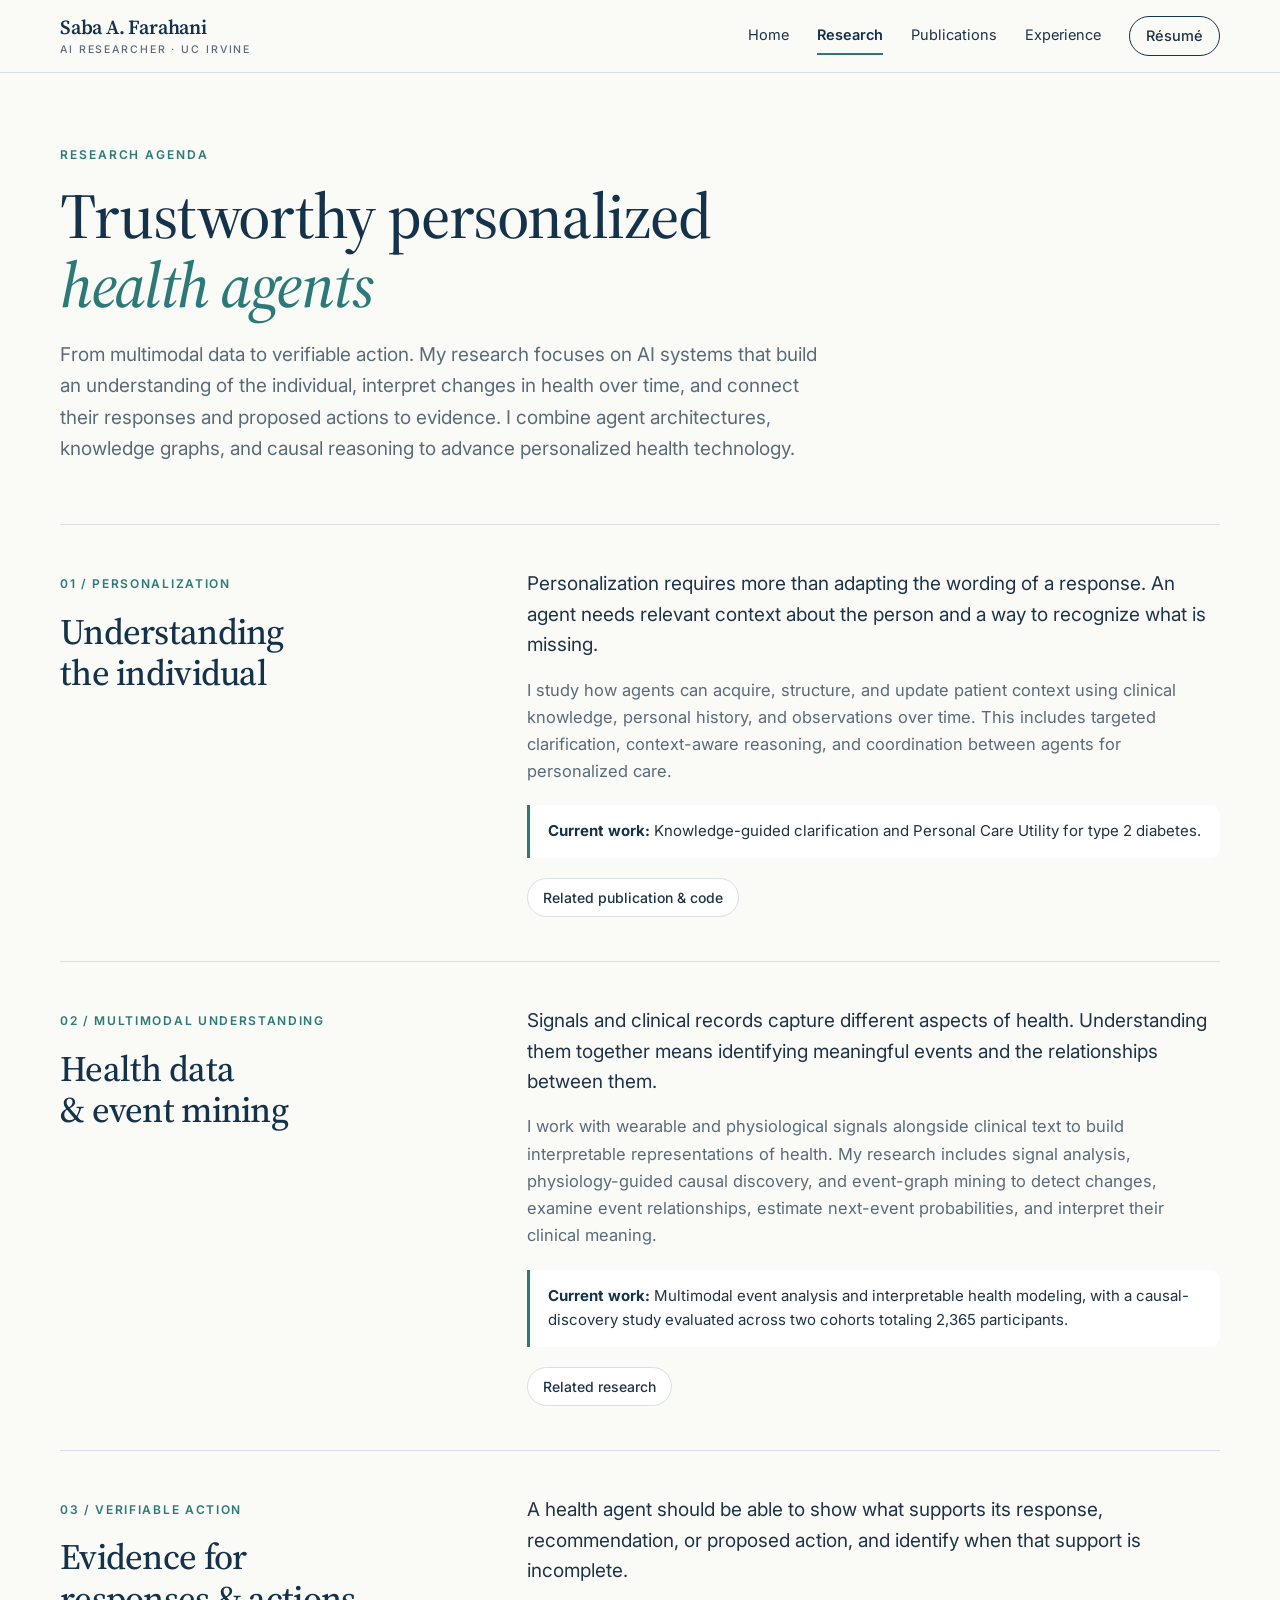
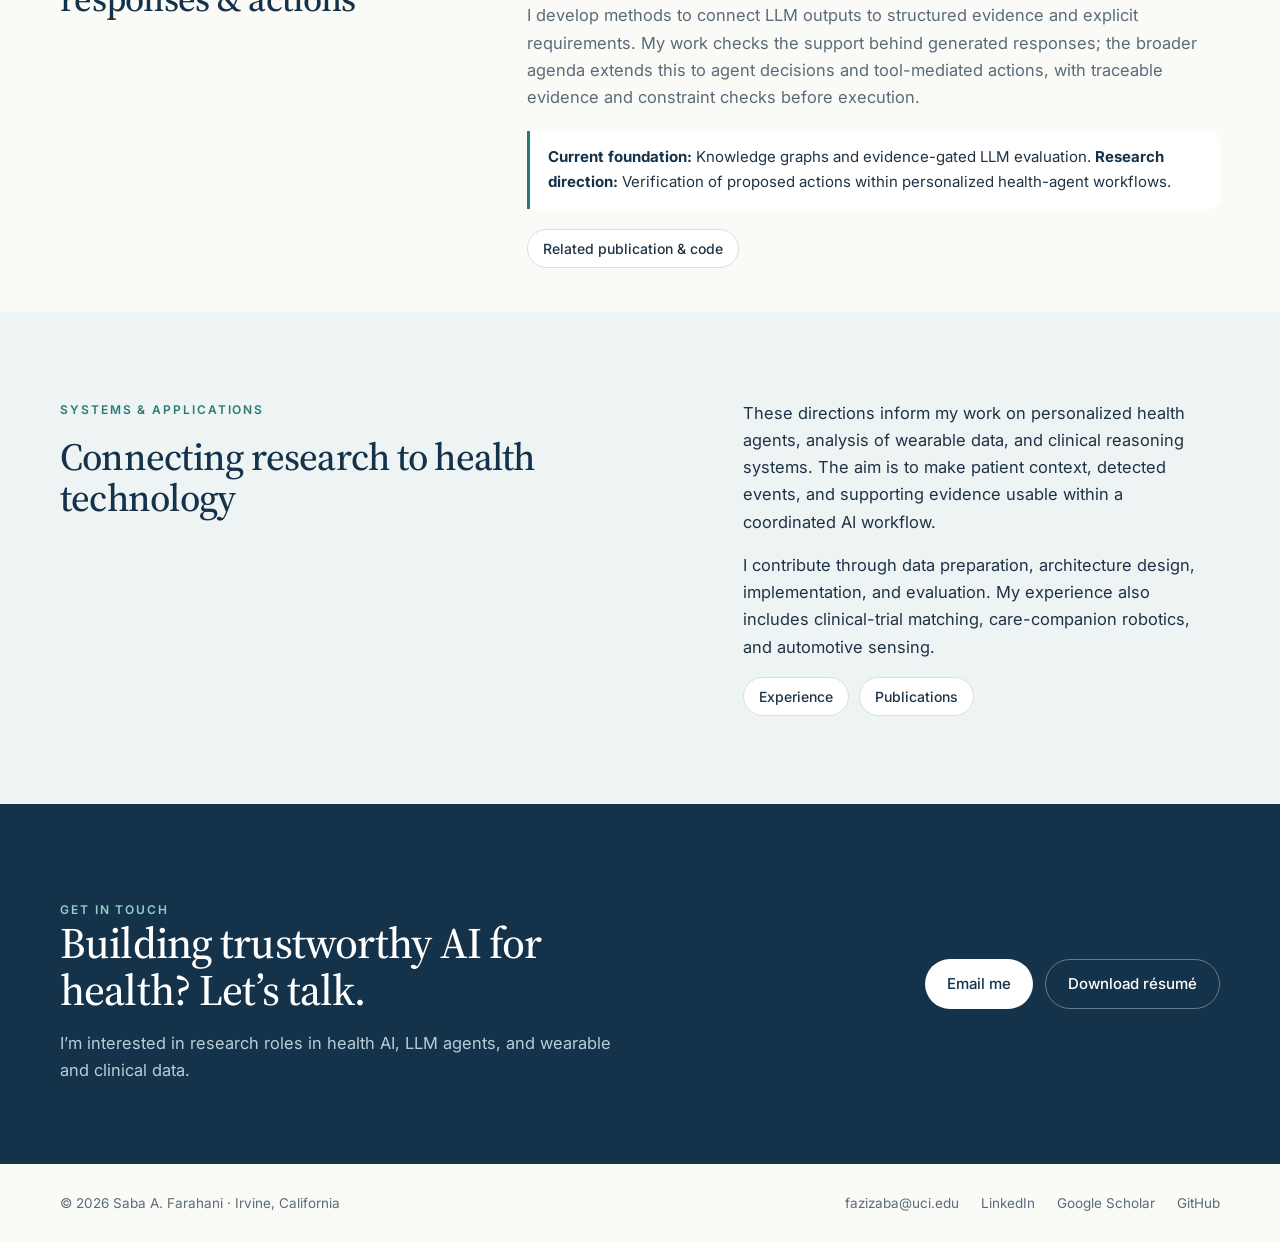
<file: research.html>
<!doctype html>
<html lang="en">
<head>
<meta charset="utf-8">
<meta name="viewport" content="width=device-width,initial-scale=1">
<title>Research · Saba A. Farahani</title>
<meta name="description" content="Saba A. Farahani, PhD researcher at UC Irvine building trustworthy AI agents for real-world health data: LLM agents, knowledge graphs, wearable and clinical data, and causal AI.">
<meta name="theme-color" content="#14324A">
<meta property="og:type" content="website">
<meta property="og:title" content="Research · Saba A. Farahani">
<meta property="og:description" content="Saba A. Farahani, PhD researcher at UC Irvine building trustworthy AI agents for real-world health data: LLM agents, knowledge graphs, wearable and clinical data, and causal AI.">
<meta property="og:image" content="saba.jpg">
<link rel="icon" href="favicon.svg" type="image/svg+xml">
<link rel="preconnect" href="https://fonts.googleapis.com"><link rel="preconnect" href="https://fonts.gstatic.com" crossorigin>
<link href="https://fonts.googleapis.com/css2?family=Inter:wght@400;500;600&amp;family=Source+Serif+4:ital,opsz,wght@0,8..60,400;0,8..60,500;0,8..60,600;1,8..60,400&amp;display=swap" rel="stylesheet">
<link rel="stylesheet" href="style.css?v=final1">
</head>
<body>
<a class="skip" href="#main">Skip to content</a>
<header class="site-header"><div class="wrap">
<a class="brand" href="index.html">Saba A. Farahani<span>AI Researcher · UC Irvine</span></a>
<nav class="nav" aria-label="Main"><a href="index.html">Home</a><a href="research.html" aria-current="page">Research</a><a href="publications.html">Publications</a><a href="experience.html">Experience</a><a class="btn-cv" href="Saba_Farahani_Resume.pdf">Résumé</a></nav>
</div></header>
<main id="main">

<section class="wrap page-intro"><p class="eyebrow">Research agenda</p>
<h1>Trustworthy personalized<br><em>health agents</em></h1>
<p class="lead">From multimodal data to verifiable action. My research focuses on AI systems that build an understanding of the individual, interpret changes in health over time, and connect their responses and proposed actions to evidence. I combine agent architectures, knowledge graphs, and causal reasoning to advance personalized health technology.</p></section>
<section class="wrap agenda">
<article><div><span class="num">01 / PERSONALIZATION</span><h2>Understanding<br>the individual</h2></div><div>
<p class="lead-p">Personalization requires more than adapting the wording of a response. An agent needs relevant context about the person and a way to recognize what is missing.</p>
<p>I study how agents can acquire, structure, and update patient context using clinical knowledge, personal history, and observations over time. This includes targeted clarification, context-aware reasoning, and coordination between agents for personalized care.</p>
<div class="callout"><strong>Current work:</strong> Knowledge-guided clarification and Personal Care Utility for type 2 diabetes.</div>
<div class="links"><a href="publications.html#ambiguity">Related publication &amp; code</a></div></div></article>
<article><div><span class="num">02 / MULTIMODAL UNDERSTANDING</span><h2>Health data<br>&amp; event mining</h2></div><div>
<p class="lead-p">Signals and clinical records capture different aspects of health. Understanding them together means identifying meaningful events and the relationships between them.</p>
<p>I work with wearable and physiological signals alongside clinical text to build interpretable representations of health. My research includes signal analysis, physiology-guided causal discovery, and event-graph mining to detect changes, examine event relationships, estimate next-event probabilities, and interpret their clinical meaning.</p>
<div class="callout"><strong>Current work:</strong> Multimodal event analysis and interpretable health modeling, with a causal-discovery study evaluated across two cohorts totaling 2,365 participants.</div>
<div class="links"><a href="publications.html#causal">Related research</a></div></div></article>
<article><div><span class="num">03 / VERIFIABLE ACTION</span><h2>Evidence for<br>responses &amp; actions</h2></div><div>
<p class="lead-p">A health agent should be able to show what supports its response, recommendation, or proposed action, and identify when that support is incomplete.</p>
<p>I develop methods to connect LLM outputs to structured evidence and explicit requirements. My work checks the support behind generated responses; the broader agenda extends this to agent decisions and tool-mediated actions, with traceable evidence and constraint checks before execution.</p>
<div class="callout"><strong>Current foundation:</strong> Knowledge graphs and evidence-gated LLM evaluation. <strong>Research direction:</strong> Verification of proposed actions within personalized health-agent workflows.</div>
<div class="links"><a href="publications.html#t2d">Related publication &amp; code</a></div></div></article>
</section>
<section class="section tint"><div class="wrap two">
<div><p class="eyebrow">Systems &amp; applications</p><h2 style="font-size:clamp(28px,3vw,40px)">Connecting research to health technology</h2></div>
<div><p>These directions inform my work on personalized health agents, analysis of wearable data, and clinical reasoning systems. The aim is to make patient context, detected events, and supporting evidence usable within a coordinated AI workflow.</p>
<p>I contribute through data preparation, architecture design, implementation, and evaluation. My experience also includes clinical-trial matching, care-companion robotics, and automotive sensing.</p>
<div class="links"><a href="experience.html">Experience</a><a href="publications.html">Publications</a></div></div>
</div></section>
<section class="contact"><div class="wrap">
<div><p class="eyebrow">Get in touch</p>
<h2>Building trustworthy AI for health? Let’s talk.</h2>
<p>I’m interested in research roles in health AI, LLM agents, and wearable and clinical data.</p></div>
<div class="actions"><a class="btn btn-primary" href="mailto:fazizaba@uci.edu">Email me</a><a class="btn btn-ghost" href="Saba_Farahani_Resume.pdf">Download résumé</a></div>
</div></section>

</main>
<footer class="site-footer"><div class="wrap">
<span>© 2026 Saba A. Farahani · Irvine, California</span>
<nav aria-label="Profiles"><a href="mailto:fazizaba@uci.edu">fazizaba@uci.edu</a><a href="https://www.linkedin.com/in/saba-a-farahani-0351741bb/">LinkedIn</a><a href="https://scholar.google.com/citations?user=qHdF2UMAAAAJ&amp;hl=en">Google Scholar</a><a href="https://github.com/Saba-Farahani">GitHub</a></nav>
</div></footer>
</body>
</html>
</file>
<file: style.css>
/* Saba A. Farahani — portfolio */
:root{
  --paper:#FAFAF7; --white:#FFFFFF; --mist:#EEF3F4;
  --navy:#14324A; --ink:#1E3345; --muted:#5A6B78; --line:#D7E0E4;
  --teal:#2B7A78; --teal-soft:#E4F0EE; --teal-ink:#1F5E5C;
  --serif:'Source Serif 4',Georgia,'Times New Roman',serif;
  --sans:'Inter',-apple-system,BlinkMacSystemFont,'Segoe UI',Helvetica,Arial,sans-serif;
  --radius:14px;
}
*{box-sizing:border-box}
html{scroll-behavior:smooth;scroll-padding-top:90px}
body{margin:0;background:var(--paper);color:var(--ink);font:16.5px/1.65 var(--sans);-webkit-font-smoothing:antialiased}
img{max-width:100%;display:block}
a{color:inherit;text-underline-offset:4px;text-decoration-thickness:1px}
a:hover{color:var(--teal)}
a:focus-visible,button:focus-visible{outline:3px solid var(--teal);outline-offset:4px;border-radius:4px}
.wrap{width:min(1160px,calc(100% - 32px));margin-inline:auto}
.skip{position:absolute;top:-80px;left:16px;background:#fff;padding:10px 14px;z-index:50}
.skip:focus{top:10px}
h1,h2,h3{margin:0;font-weight:500;color:var(--navy)}
h1,h2{font-family:var(--serif);letter-spacing:-.02em;line-height:1.08}
p{margin:0 0 16px}
.eyebrow{font-size:12px;font-weight:600;letter-spacing:.16em;text-transform:uppercase;color:var(--teal);margin:0 0 16px}
.muted{color:var(--muted)}

/* Header */
.site-header{position:sticky;top:0;z-index:20;background:rgba(250,250,247,.92);backdrop-filter:saturate(1.4) blur(10px);border-bottom:1px solid var(--line)}
.site-header .wrap{display:flex;align-items:center;justify-content:space-between;gap:24px;min-height:72px}
.brand{text-decoration:none;font:600 20px/1.1 var(--serif);color:var(--navy);letter-spacing:-.01em}
.brand span{display:block;font:500 10.5px/1.3 var(--sans);letter-spacing:.18em;color:var(--muted);margin-top:5px;text-transform:uppercase}
.nav{display:flex;align-items:center;gap:28px;font-size:14.5px}
.nav a{text-decoration:none;color:var(--ink);padding:6px 0;border-bottom:2px solid transparent}
.nav a:hover{color:var(--teal)}
.nav a[aria-current="page"]{border-color:var(--teal);color:var(--navy);font-weight:600}
.nav .btn-cv{border:1px solid var(--navy);border-radius:999px;padding:7px 16px;font-weight:500}
.nav .btn-cv:hover{background:var(--navy);color:#fff}

/* Buttons & chips */
.btn{display:inline-flex;align-items:center;gap:10px;padding:12px 22px;border-radius:999px;font-size:15px;font-weight:500;text-decoration:none;transition:background .2s,color .2s,border-color .2s}
.btn-primary{background:var(--navy);color:#fff}
.btn-primary:hover{background:var(--teal);color:#fff}
.btn-ghost{border:1px solid var(--line);background:var(--white);color:var(--navy)}
.btn-ghost:hover{border-color:var(--teal);color:var(--teal)}
.chips{display:flex;flex-wrap:wrap;gap:8px;padding:0;margin:0;list-style:none}
.chips li{font-size:13px;padding:5px 12px;border-radius:999px;background:var(--white);border:1px solid var(--line);color:var(--ink)}
.status{display:inline-flex;align-items:center;gap:10px;font-size:13.5px;font-weight:500;color:var(--teal-ink);background:var(--teal-soft);padding:7px 14px;border-radius:999px;margin-bottom:26px}
.status::before{content:"";width:8px;height:8px;border-radius:50%;background:var(--teal);box-shadow:0 0 0 4px rgba(43,122,120,.18)}

/* Hero */
.hero{display:grid;grid-template-columns:1.25fr .85fr;gap:64px;align-items:center;padding:72px 0 56px}
.hero h1{font-size:clamp(44px,5.6vw,72px)}
.hero .tagline{font:400 clamp(24px,2.6vw,32px)/1.25 var(--serif);color:var(--teal);margin:14px 0 22px;letter-spacing:-.01em}
.hero .lead{font-size:18.5px;line-height:1.6;color:var(--ink);max-width:560px}
.hero .actions{display:flex;flex-wrap:wrap;gap:12px;margin:28px 0 26px}
.portrait{border-radius:200px 200px 18px 18px;overflow:hidden;background:#C8DCE6;aspect-ratio:1/1.12;box-shadow:0 30px 60px -30px rgba(20,50,74,.35)}
.portrait img{width:100%;height:100%;object-fit:cover}
.hero-photo figcaption{display:flex;justify-content:space-between;font-size:13px;color:var(--muted);margin-top:14px}

/* Worked-with strip */
.strip{border-top:1px solid var(--line);border-bottom:1px solid var(--line);padding:20px 0}
.strip .wrap{display:flex;align-items:center;gap:20px 36px;flex-wrap:wrap}
.strip p{margin:0;font-size:11.5px;font-weight:600;letter-spacing:.16em;text-transform:uppercase;color:var(--muted)}
.strip ul{display:flex;flex-wrap:wrap;gap:10px 34px;margin:0;padding:0;list-style:none}
.strip li{font:500 17px var(--serif);color:var(--navy)}

/* Sections */
.section{padding:88px 0}
.section-head{display:flex;justify-content:space-between;align-items:end;gap:40px;margin-bottom:40px}
.section-head h2{font-size:clamp(32px,3.6vw,46px)}
.section-head p{max-width:420px;color:var(--muted);margin:0}
.tint{background:var(--mist)}

/* Capability cards */
.cards{display:grid;grid-template-columns:repeat(3,1fr);gap:22px}
.card{background:var(--white);border:1px solid var(--line);border-radius:var(--radius);padding:30px 28px 26px;display:flex;flex-direction:column;transition:transform .2s,box-shadow .2s}
.card:hover{transform:translateY(-3px);box-shadow:0 18px 40px -24px rgba(20,50,74,.35)}
.card .icon{width:44px;height:44px;border-radius:12px;background:var(--teal-soft);display:grid;place-items:center;margin-bottom:22px}
.card h3{font:600 20px/1.3 var(--sans);margin-bottom:10px;letter-spacing:-.01em}
.card p{font-size:15px;color:var(--muted)}
.stat{margin-top:auto;padding-top:18px;border-top:1px solid var(--line)}
.stat strong{display:block;font:500 34px/1 var(--serif);color:var(--teal)}
.stat span{font-size:13px;color:var(--muted)}
.card a.more{font-size:14px;font-weight:500;margin-top:14px;color:var(--navy)}

/* Featured projects */
.project{display:grid;grid-template-columns:1fr 1fr;gap:56px;align-items:center;padding:44px 0;border-top:1px solid var(--line)}
.project:nth-child(even) .figure{order:2}
.figure{background:var(--white);border:1px solid var(--line);border-radius:var(--radius);padding:26px}
.figure svg{width:100%;height:auto}
.figure figcaption{font-size:12px;color:var(--muted);margin-top:10px;text-align:center;letter-spacing:.02em}
.project h3{font:500 clamp(24px,2.4vw,30px)/1.2 var(--serif);margin:0 0 16px;letter-spacing:-.01em}
.project dl{margin:0 0 18px;display:grid;grid-template-columns:86px 1fr;gap:8px 16px;font-size:15px}
.project dt{font-size:11.5px;font-weight:600;letter-spacing:.12em;text-transform:uppercase;color:var(--teal);padding-top:3px}
.project dd{margin:0;color:var(--muted)}
.links{display:flex;flex-wrap:wrap;gap:10px;margin-top:6px}
.links a{font-size:14px;font-weight:500;text-decoration:none;padding:7px 15px;border-radius:999px;border:1px solid var(--line);background:var(--white)}
.links a:hover{border-color:var(--teal);color:var(--teal)}
.venue{display:inline-block;font-size:12.5px;font-weight:500;color:var(--teal-ink);background:var(--teal-soft);padding:3px 11px;border-radius:999px;margin-bottom:14px}

/* News + recognition */
.two{display:grid;grid-template-columns:1.3fr 1fr;gap:64px}
.news{list-style:none;margin:0;padding:0}
.news li{display:grid;grid-template-columns:70px 1fr;gap:18px;padding:16px 0;border-top:1px solid var(--line);font-size:15.5px}
.news time{font-weight:600;color:var(--teal);font-size:14px;padding-top:1px}
.honor{background:var(--white);border:1px solid var(--line);border-radius:var(--radius);padding:24px 26px;margin-bottom:16px}
.honor small{font-size:12px;font-weight:600;letter-spacing:.12em;text-transform:uppercase;color:var(--teal)}
.honor h3{font:500 22px/1.25 var(--serif);margin:8px 0 6px}
.honor p{font-size:14.5px;color:var(--muted);margin:0}

/* Contact band */
.contact{background:var(--navy);color:#DCE8EE;padding:80px 0}
.contact .wrap{display:flex;justify-content:space-between;align-items:center;gap:40px;flex-wrap:wrap}
.contact h2{color:#fff;font-size:clamp(30px,3.4vw,44px);max-width:620px}
.contact .eyebrow{color:#8FD0CB}
.contact p{max-width:560px;margin:16px 0 0;color:#B9CDD8}
.contact .btn-primary{background:#fff;color:var(--navy)}
.contact .btn-primary:hover{background:#8FD0CB;color:var(--navy)}
.contact .btn-ghost{background:transparent;color:#fff;border-color:rgba(255,255,255,.35)}
.contact .btn-ghost:hover{border-color:#fff;color:#fff}
.contact .actions{display:flex;gap:12px;flex-wrap:wrap}

/* Footer */
.site-footer{padding:28px 0;font-size:13.5px;color:var(--muted)}
.site-footer .wrap{display:flex;justify-content:space-between;gap:16px;flex-wrap:wrap;align-items:center}
.site-footer nav{display:flex;gap:22px;flex-wrap:wrap}
.site-footer a{text-decoration:none}
.site-footer a:hover{text-decoration:underline}

/* Inner pages */
.page-intro{padding:72px 0 44px}
.page-intro h1{font-size:clamp(40px,5vw,64px)}
.page-intro h1 em{font-style:italic;color:var(--teal)}
.page-intro .lead{font-size:19px;color:var(--muted);max-width:760px;margin-top:20px}
.agenda article{display:grid;grid-template-columns:1fr 1.7fr;gap:60px;padding:44px 0;border-top:1px solid var(--line)}
.agenda .num{font-size:12px;font-weight:600;letter-spacing:.14em;color:var(--teal)}
.agenda h2{font-size:clamp(28px,2.8vw,36px);margin-top:14px;line-height:1.15}
.agenda .lead-p{font-size:19px;color:var(--ink);line-height:1.6}
.agenda p{color:var(--muted)}
.callout{border-left:3px solid var(--teal);background:var(--white);padding:14px 18px;border-radius:0 10px 10px 0;font-size:15px;margin:20px 0}
.callout strong{color:var(--navy)}
.pub{display:grid;grid-template-columns:1fr 2.2fr;gap:44px;padding:38px 0;border-top:1px solid var(--line);scroll-margin-top:90px}
.pub .figure{padding:18px}
.pub h2{font:600 clamp(19px,1.8vw,23px)/1.4 var(--sans);letter-spacing:-.01em;margin-bottom:10px}
.pub .authors{font-size:14.5px;color:var(--muted);margin-bottom:12px}
.pub .authors strong{color:var(--navy)}
.pub .tldr{font-size:15.5px}
.more-list{list-style:none;padding:0;margin:0}
.more-list li{padding:16px 0;border-top:1px solid var(--line);font-size:16px}
.timeline article{display:grid;grid-template-columns:170px 1fr;gap:40px;padding:30px 0;border-top:1px solid var(--line)}
.timeline time{font-size:14px;font-weight:600;color:var(--teal)}
.timeline h3{font:600 20px/1.3 var(--sans);margin-bottom:4px}
.timeline .role{font-size:14.5px;color:var(--teal-ink);margin-bottom:10px;font-style:italic}
.timeline p{color:var(--muted);margin:0}
.timeline .award{display:inline-block;margin-top:12px;font-size:13px;font-weight:600;color:var(--teal-ink);background:var(--teal-soft);padding:4px 12px;border-radius:999px}
.grid3{display:grid;grid-template-columns:repeat(3,1fr);gap:22px}
.mini{background:var(--white);border:1px solid var(--line);border-radius:var(--radius);padding:24px}
.mini h3{font:600 17px/1.35 var(--sans);margin-bottom:8px}
.mini p{font-size:14.5px;color:var(--muted);margin:0}
.edu li{display:flex;justify-content:space-between;gap:20px;padding:14px 0;border-top:1px solid var(--line);font-size:15.5px}
.edu{list-style:none;padding:0;margin:0}
.edu span{color:var(--muted);white-space:nowrap}
.courses{display:flex;flex-wrap:wrap;gap:12px}
.courses div{background:var(--white);border:1px solid var(--line);border-radius:12px;padding:16px 22px;min-width:150px}
.courses strong{display:block;font:500 26px/1.1 var(--serif);color:var(--navy)}
.courses span{font-size:13px;color:var(--muted)}

/* Responsive */
@media (max-width:980px){
  .hero{grid-template-columns:1fr 280px;gap:36px}
  .cards,.grid3{grid-template-columns:1fr 1fr}
  .project{gap:32px}
}
@media (max-width:760px){
  .site-header .wrap{flex-wrap:wrap;gap:6px 18px;padding:12px 0;min-height:0}
  .nav{width:100%;gap:18px;overflow-x:auto;font-size:14px;padding-bottom:2px}
  .nav .btn-cv{display:none}
  .section-head h2 br,.page-intro h1 br{display:none}
  .hero{grid-template-columns:1fr;padding:40px 0 40px;gap:34px}
  .hero-photo{order:-1;max-width:210px}
  .section{padding:60px 0}
  .section-head{flex-direction:column;align-items:start;gap:12px}
  .cards,.grid3,.two{grid-template-columns:1fr;gap:18px}
  .two{gap:44px}
  .project,.pub,.agenda article,.timeline article{grid-template-columns:1fr;gap:20px}
  .project:nth-child(even) .figure{order:0}
  .project dl{grid-template-columns:1fr;gap:2px}
  .project dd{margin-bottom:10px}
  .page-intro{padding:44px 0 28px}
  .edu li{flex-direction:column;gap:2px}
}
@media (prefers-reduced-motion:reduce){html{scroll-behavior:auto}*{transition:none!important}}
@media print{.site-header,.contact,.site-footer{display:none}}

/* Final approved introduction */
.hero .expertise{margin:18px 0 22px;gap:8px}.hero .expertise li{font-size:12px}.hero .actions{gap:10px;flex-wrap:wrap}.hero .tagline{line-height:1.2}.hero .lead{font-size:17px;line-height:1.75}.hero .status{font-size:12px;line-height:1.6}.hero-photo{align-self:center}@media(max-width:600px){.hero .status{white-space:normal}.hero .actions .btn{font-size:13px;padding:10px 15px}}

@media(max-width:760px){.hero-photo{order:0;justify-self:center}.hero{padding-top:30px}}
</file>
